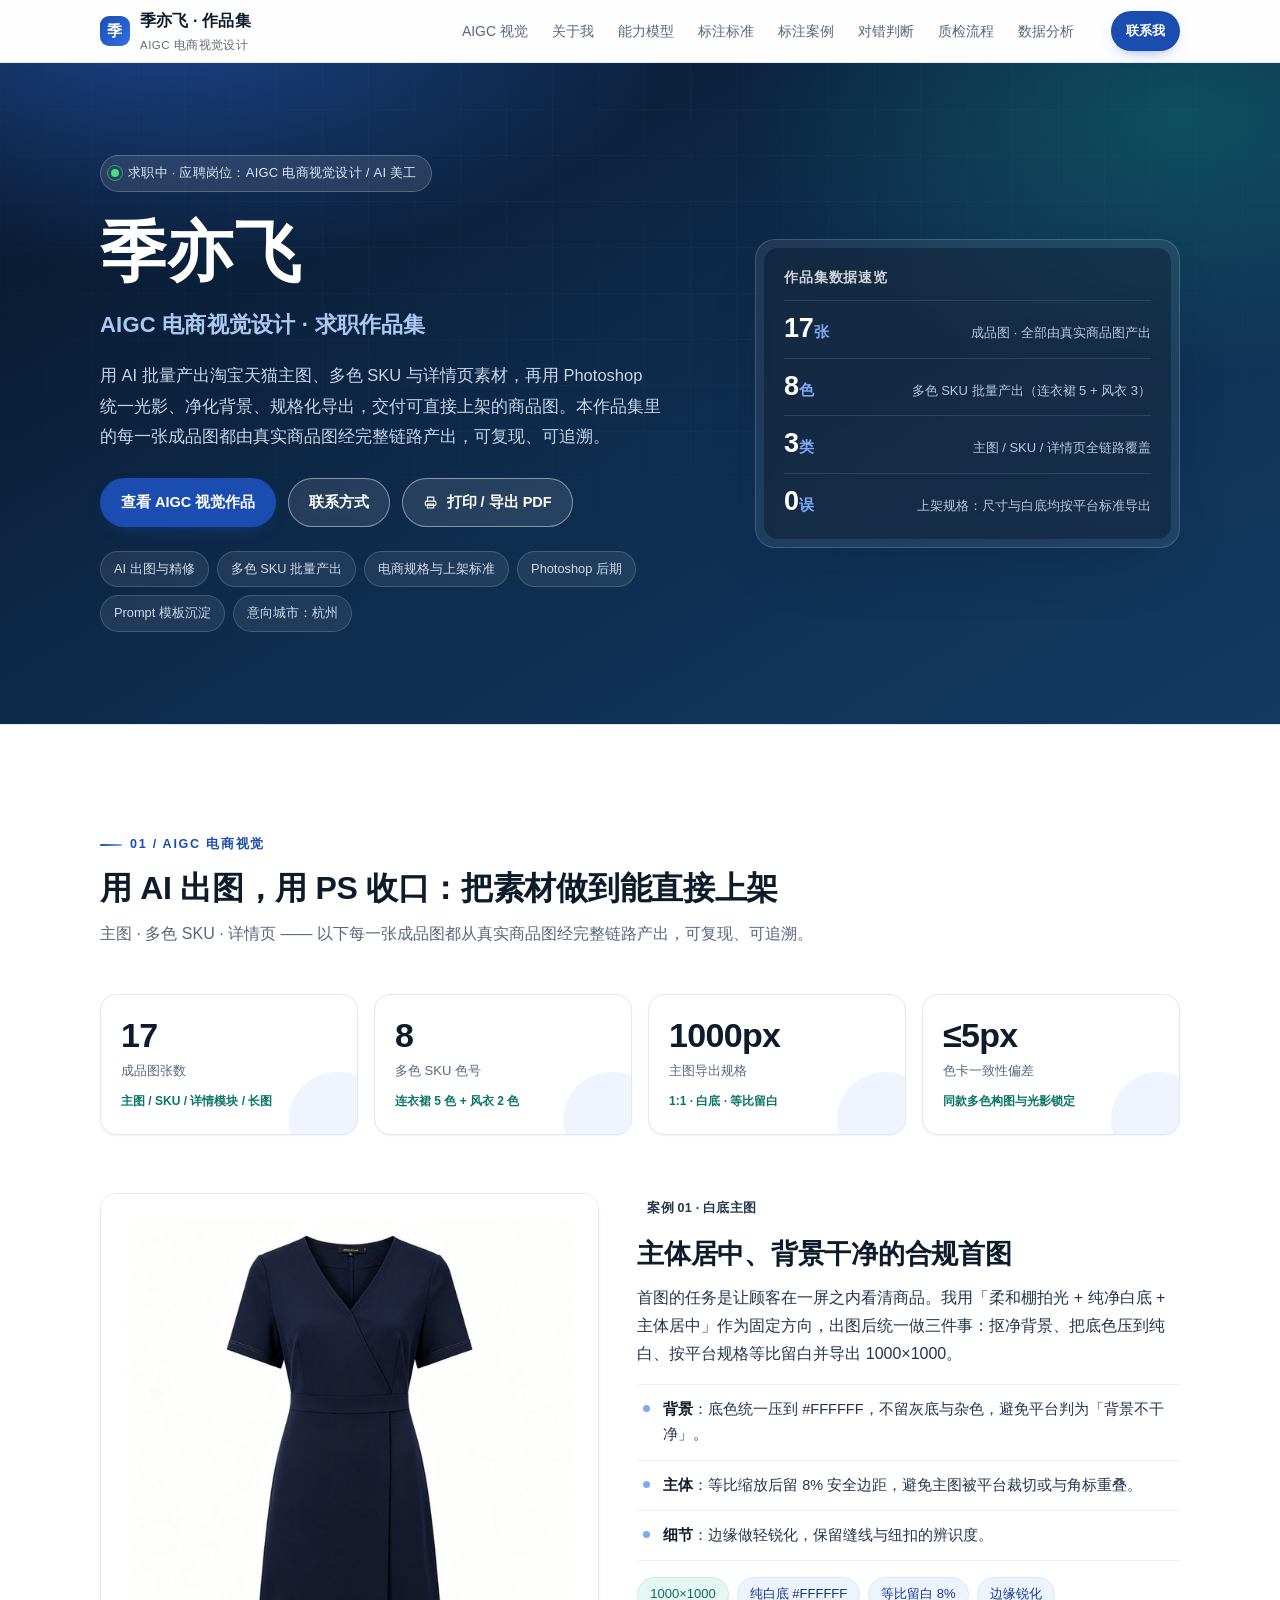
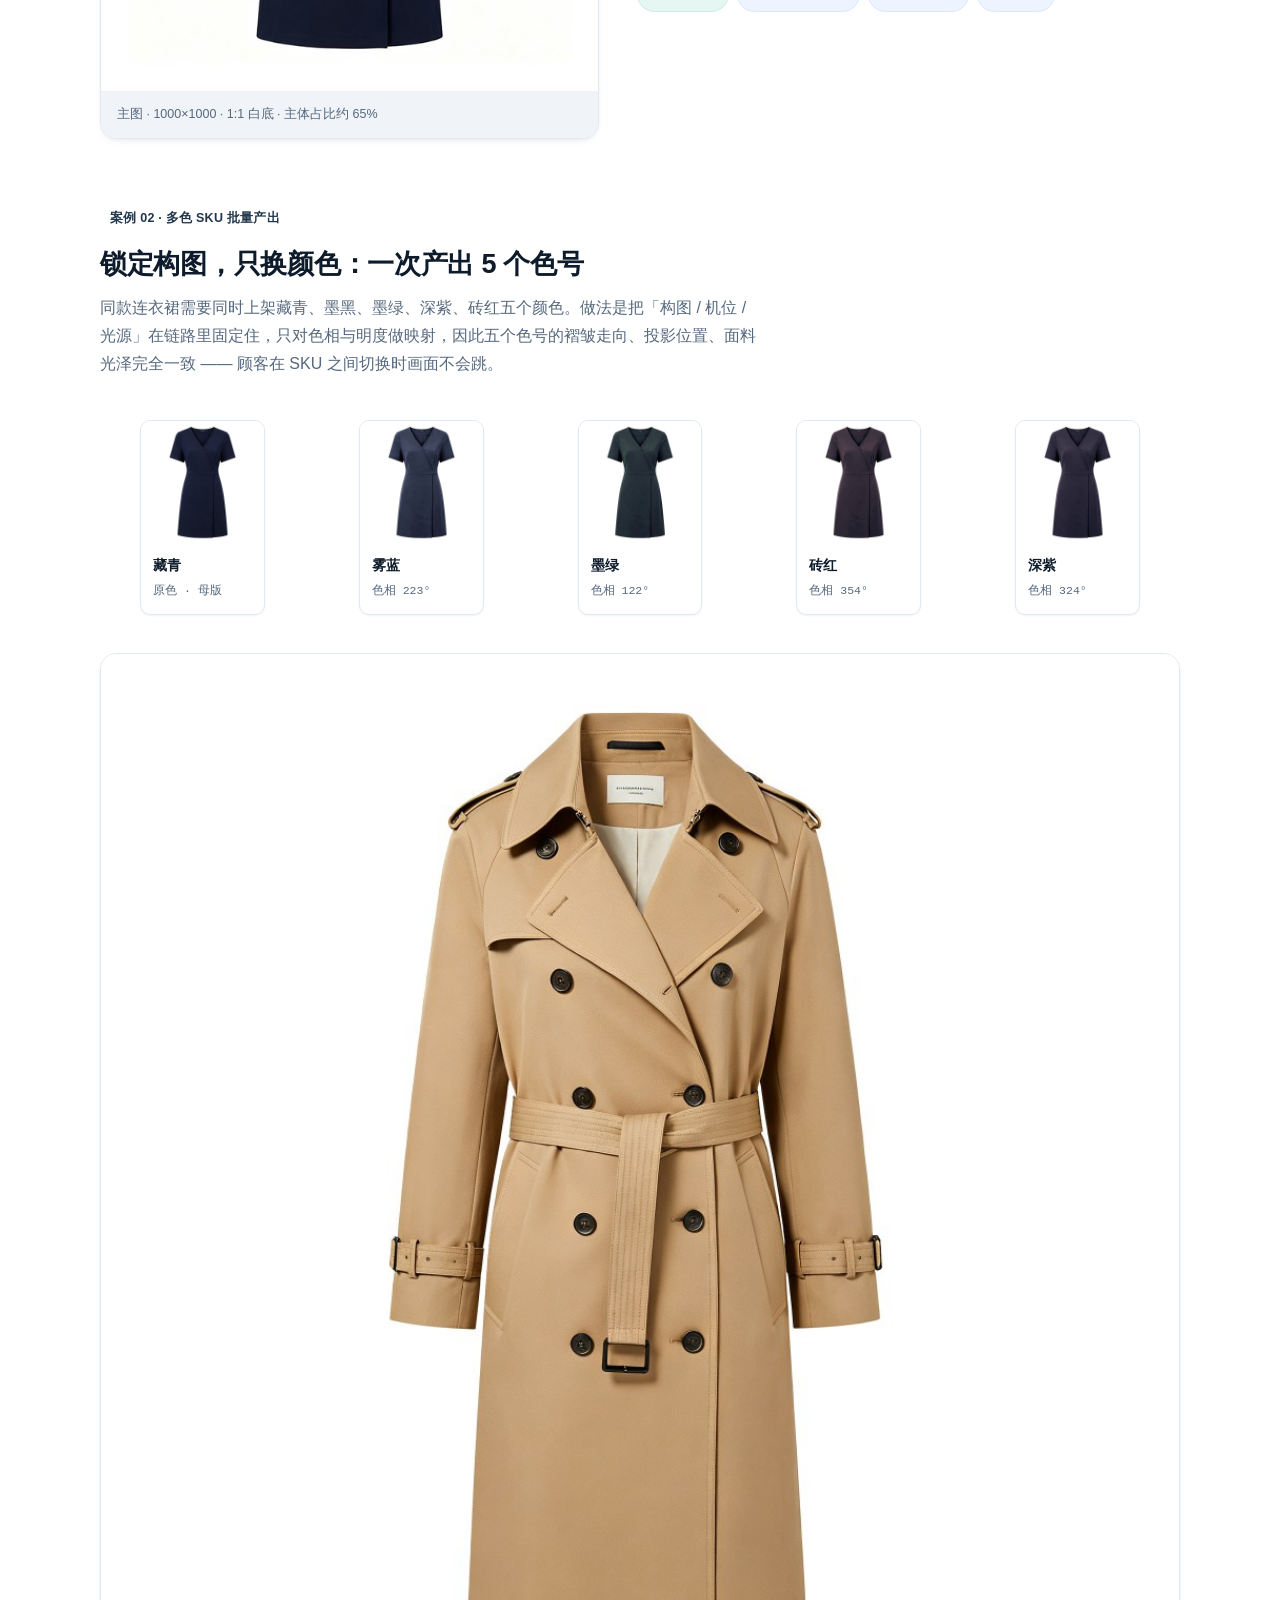
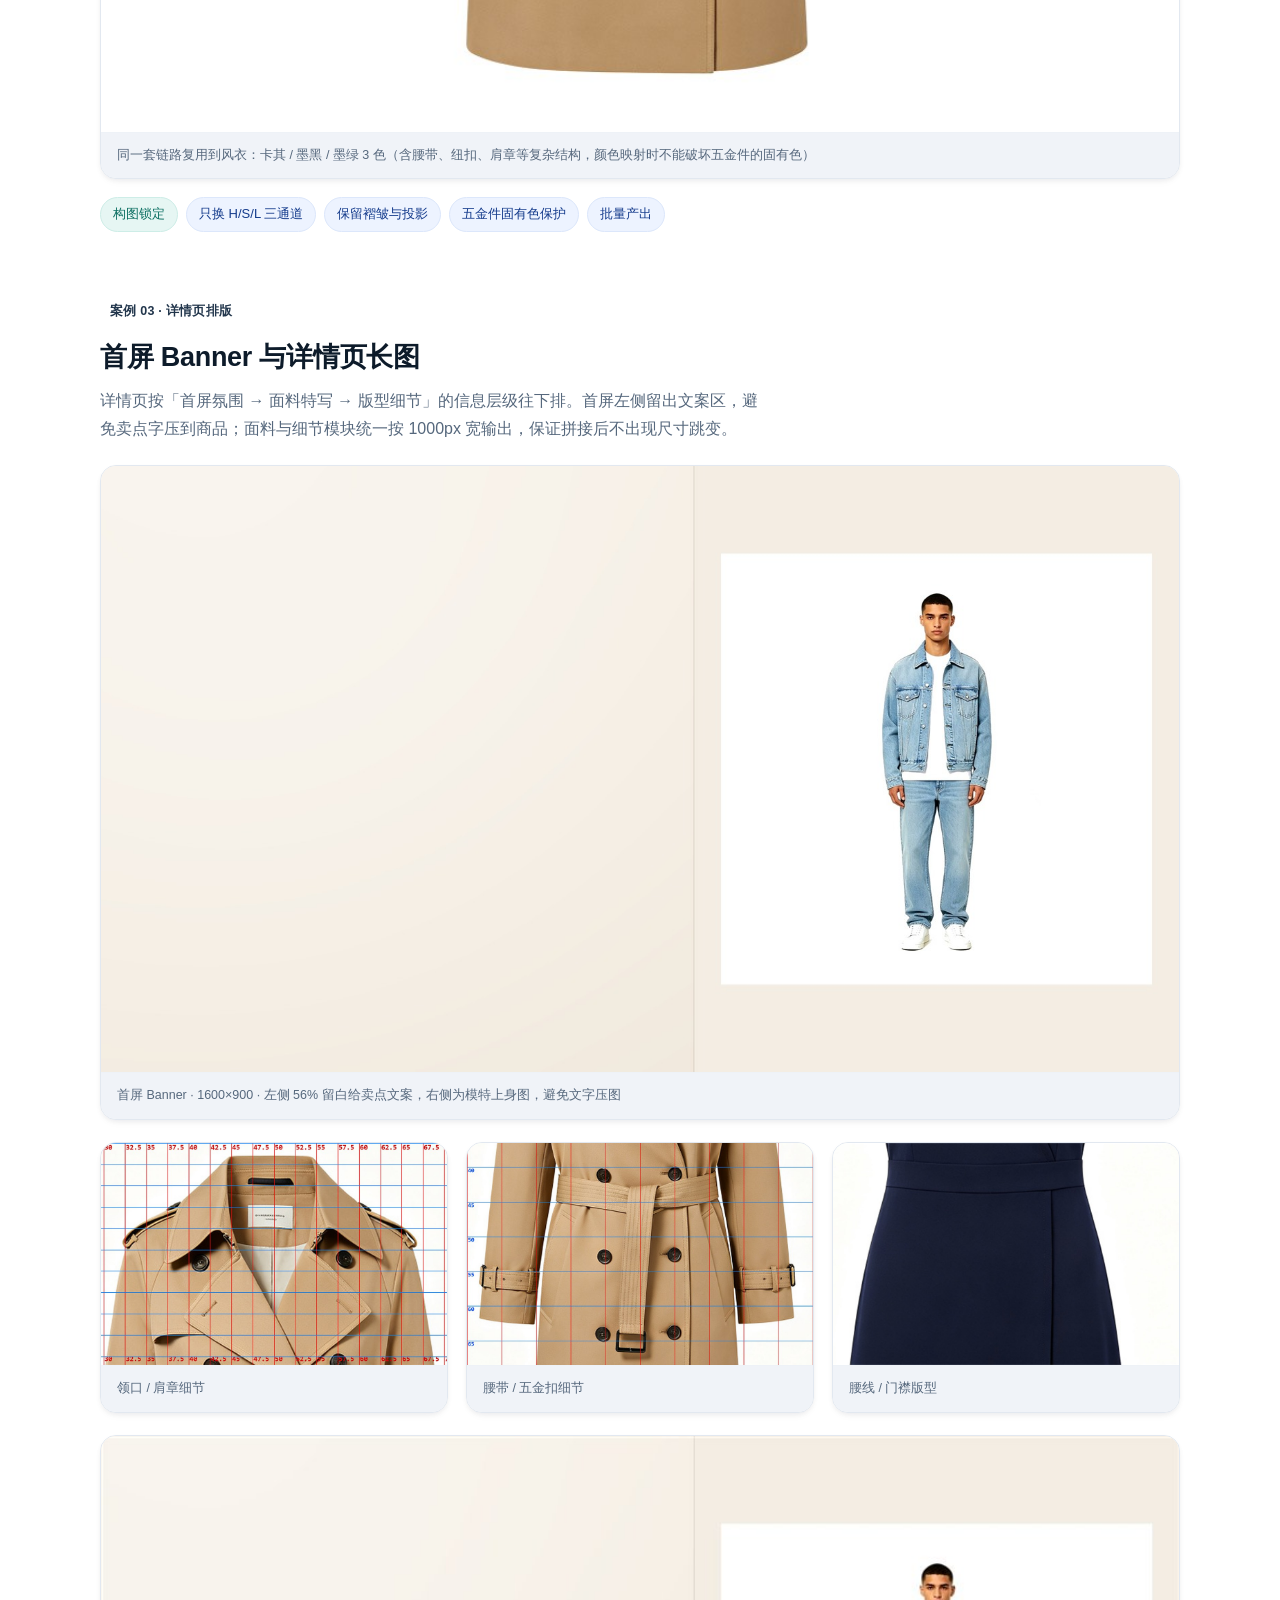
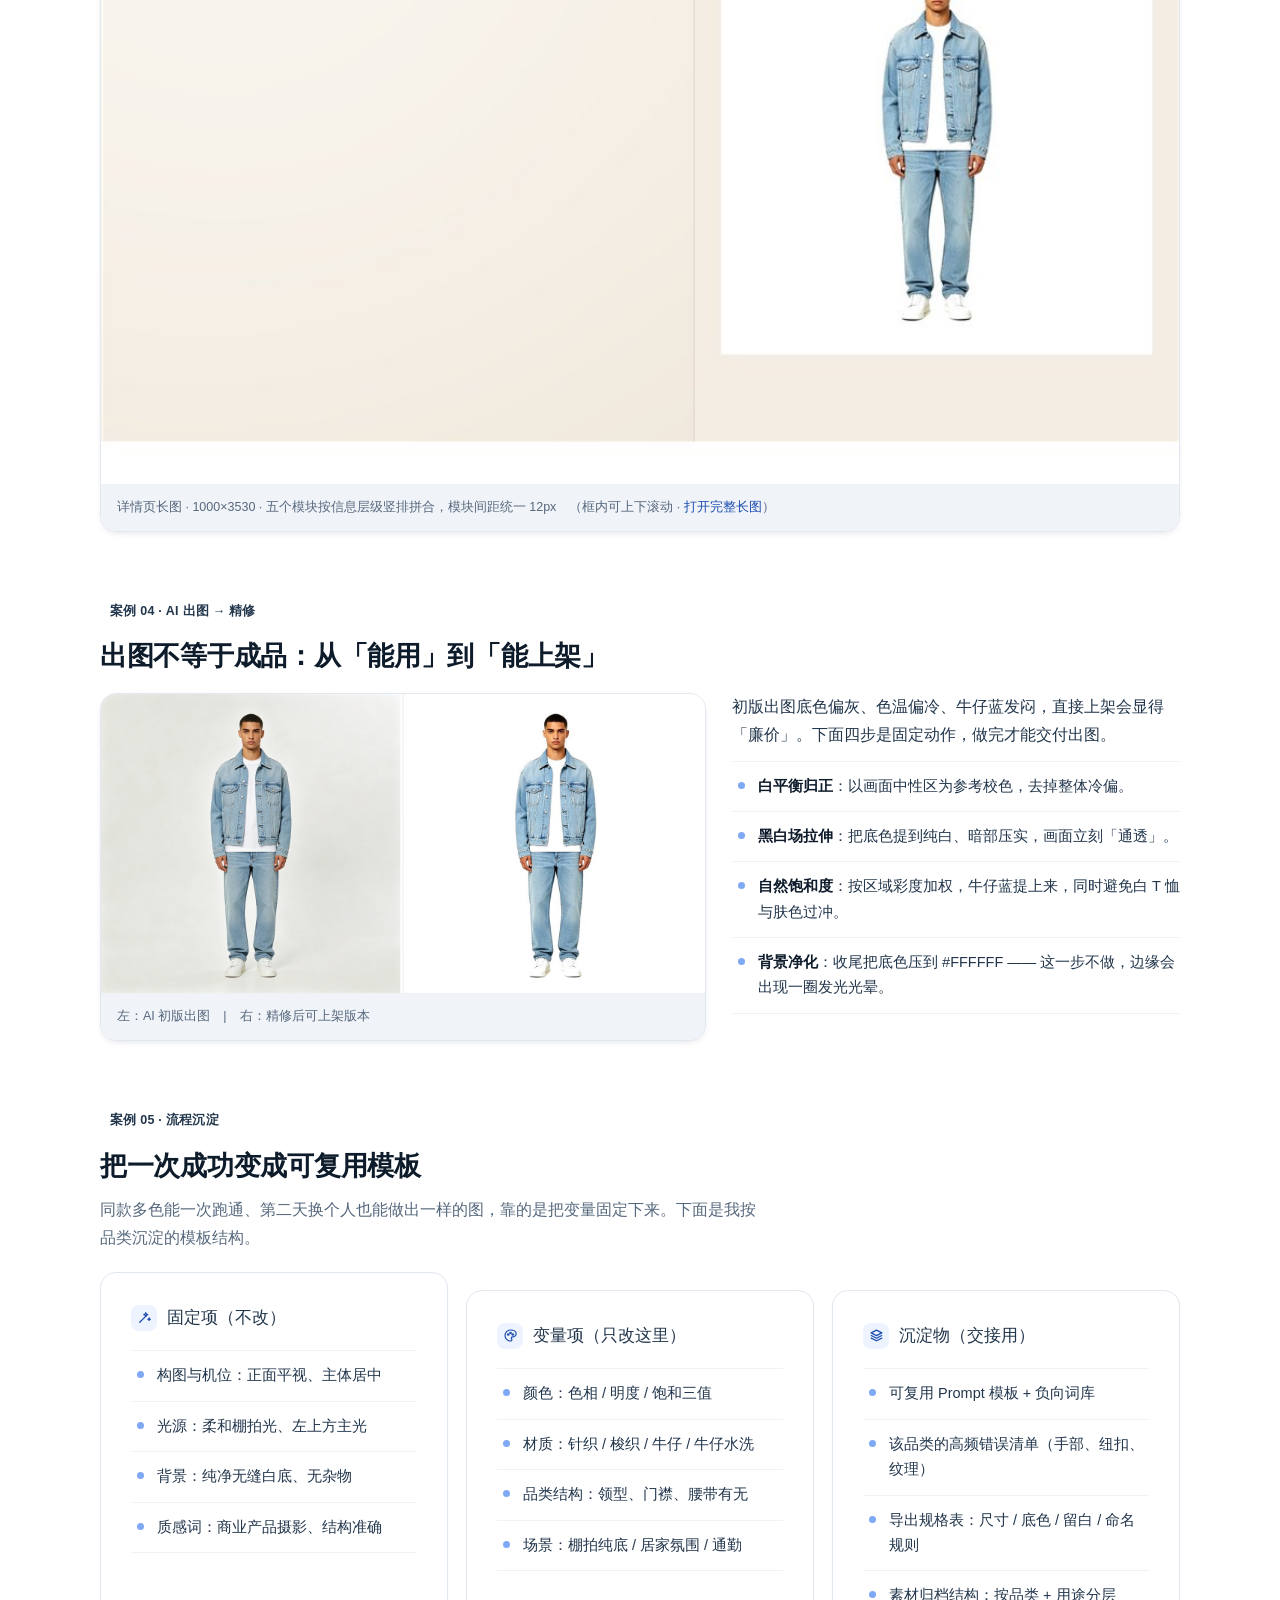
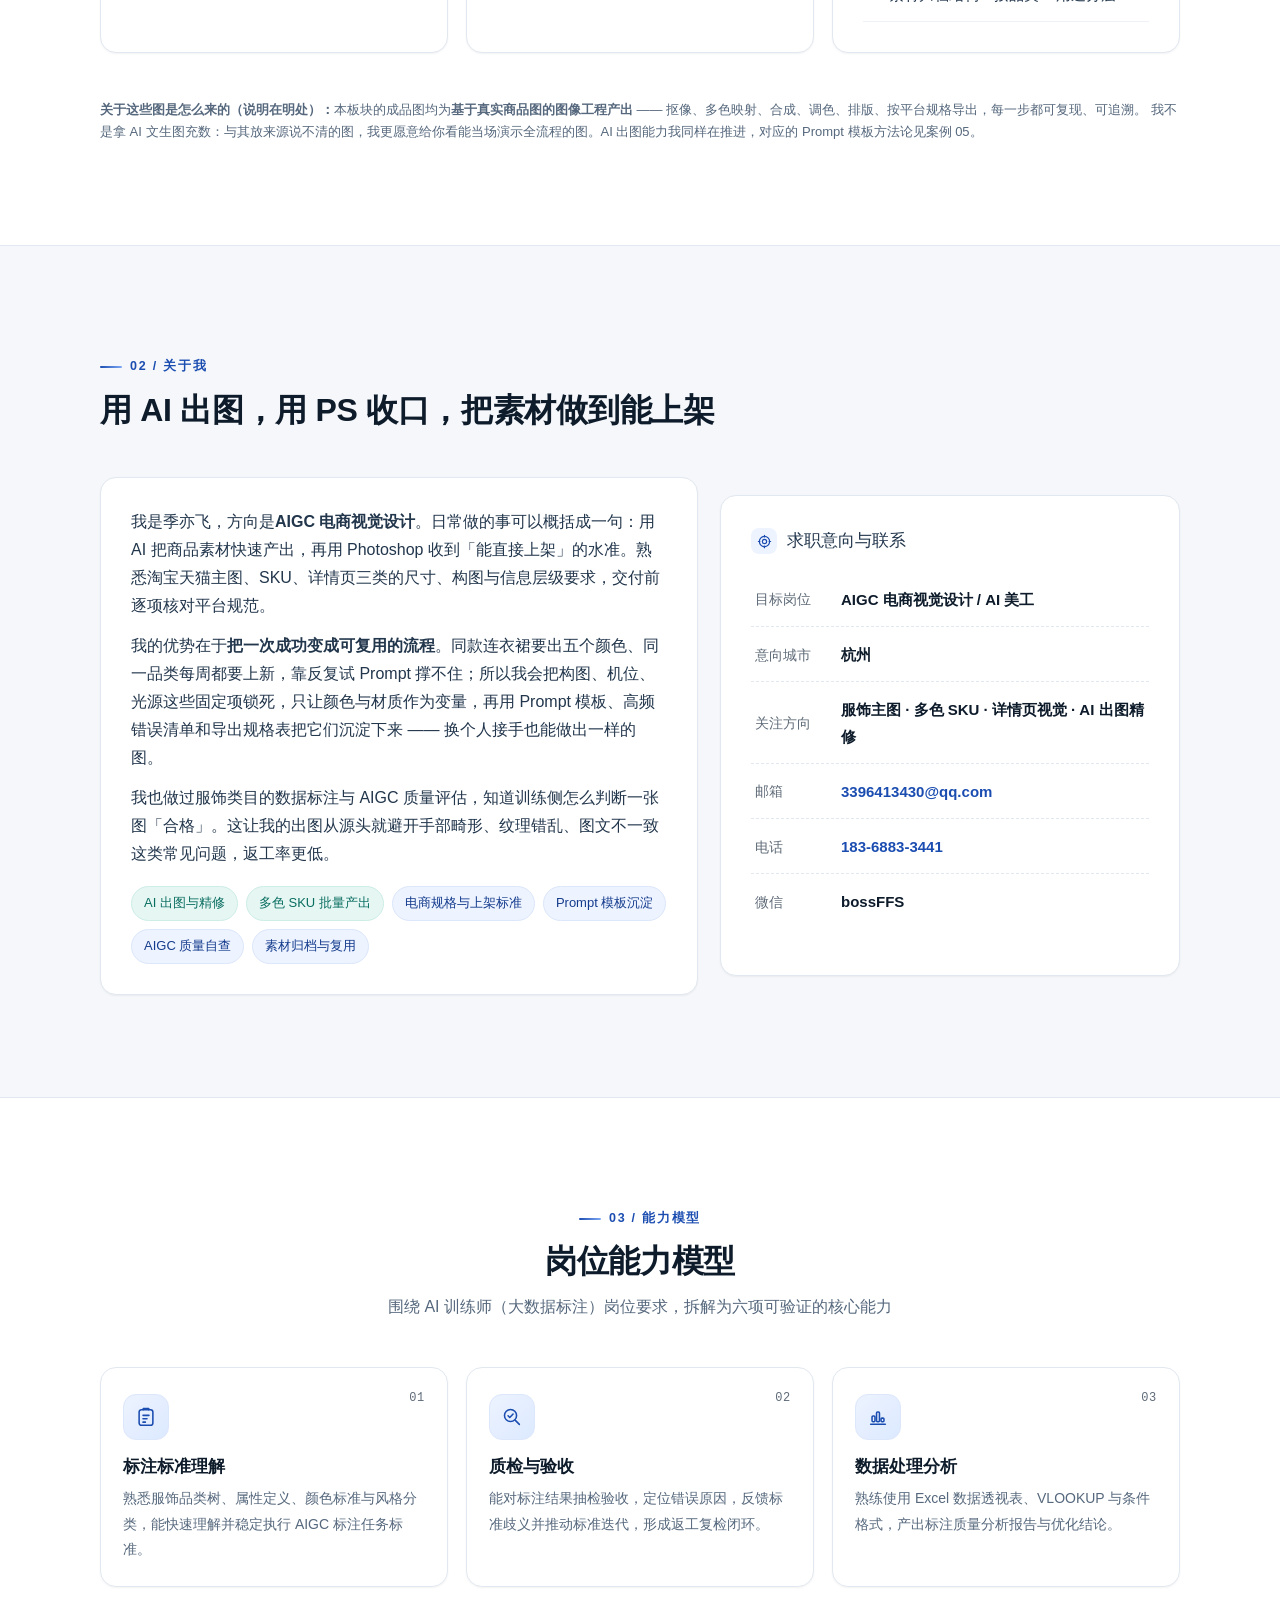
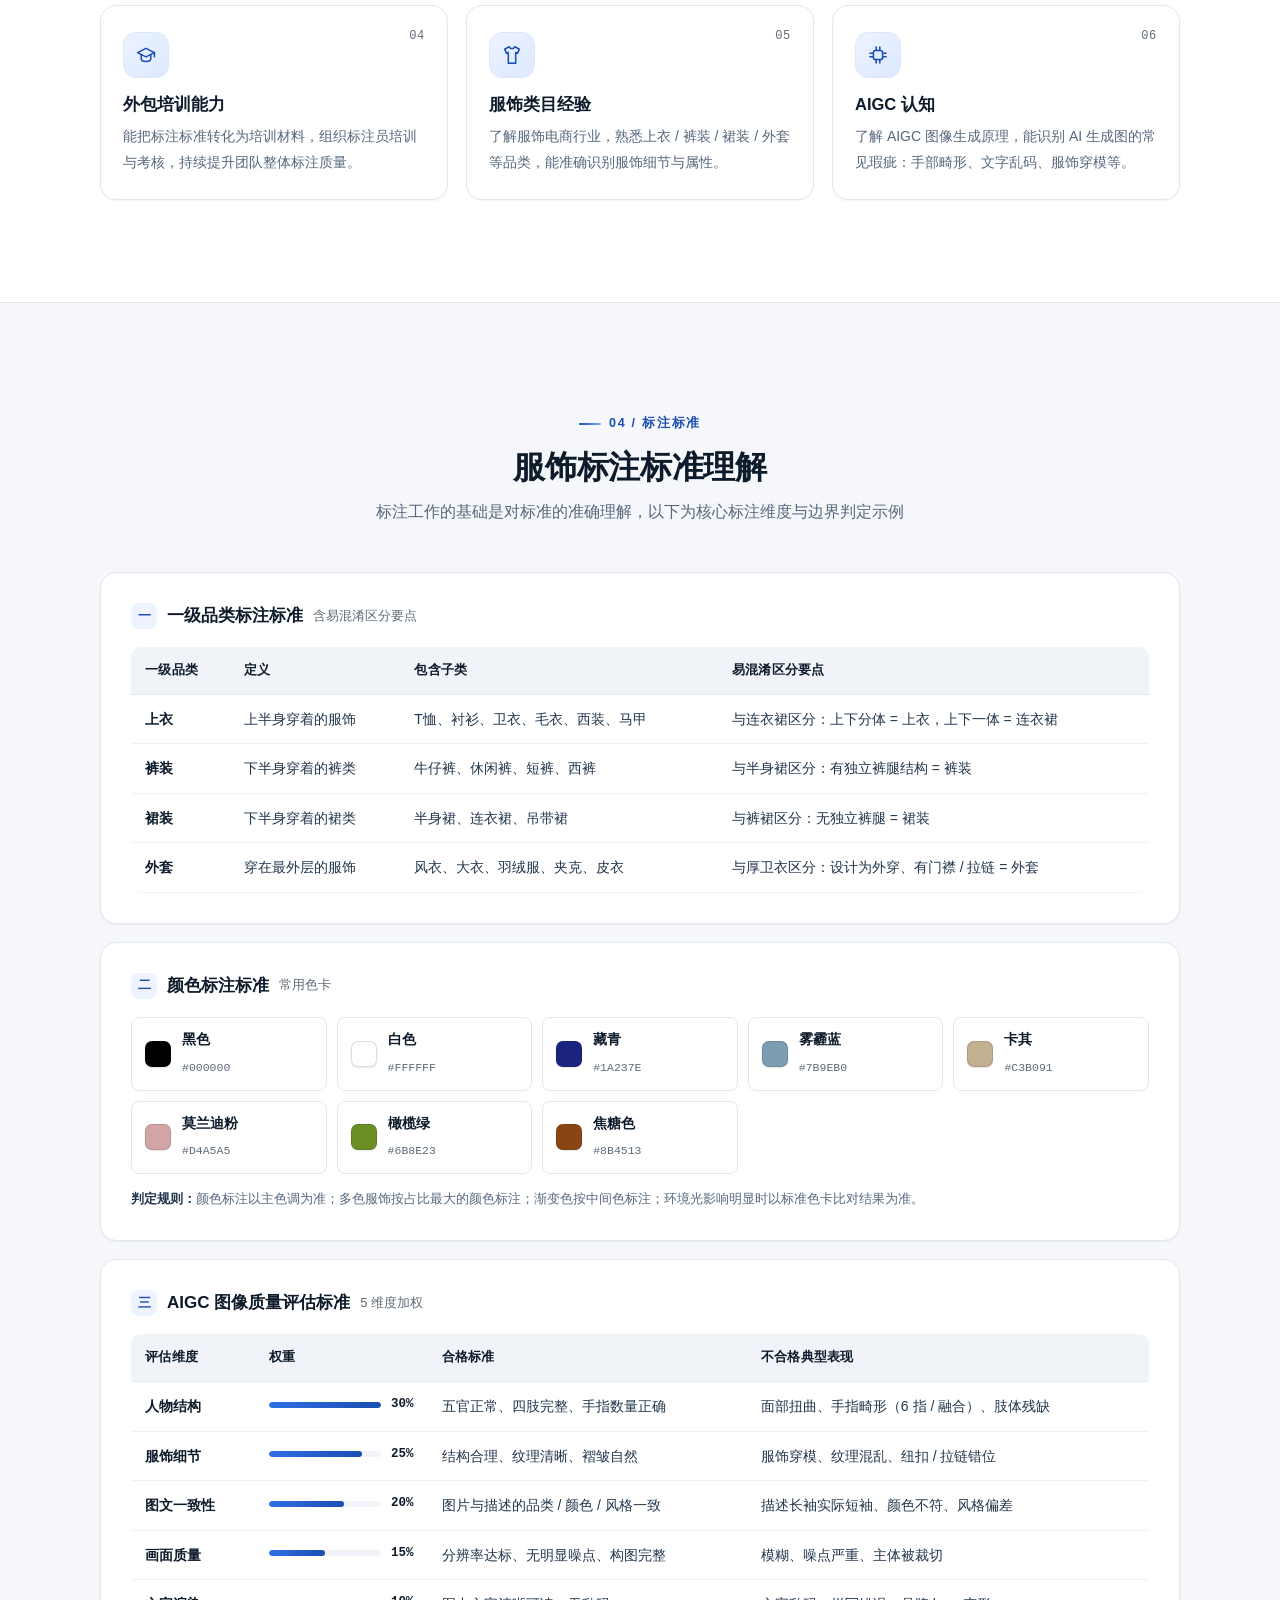
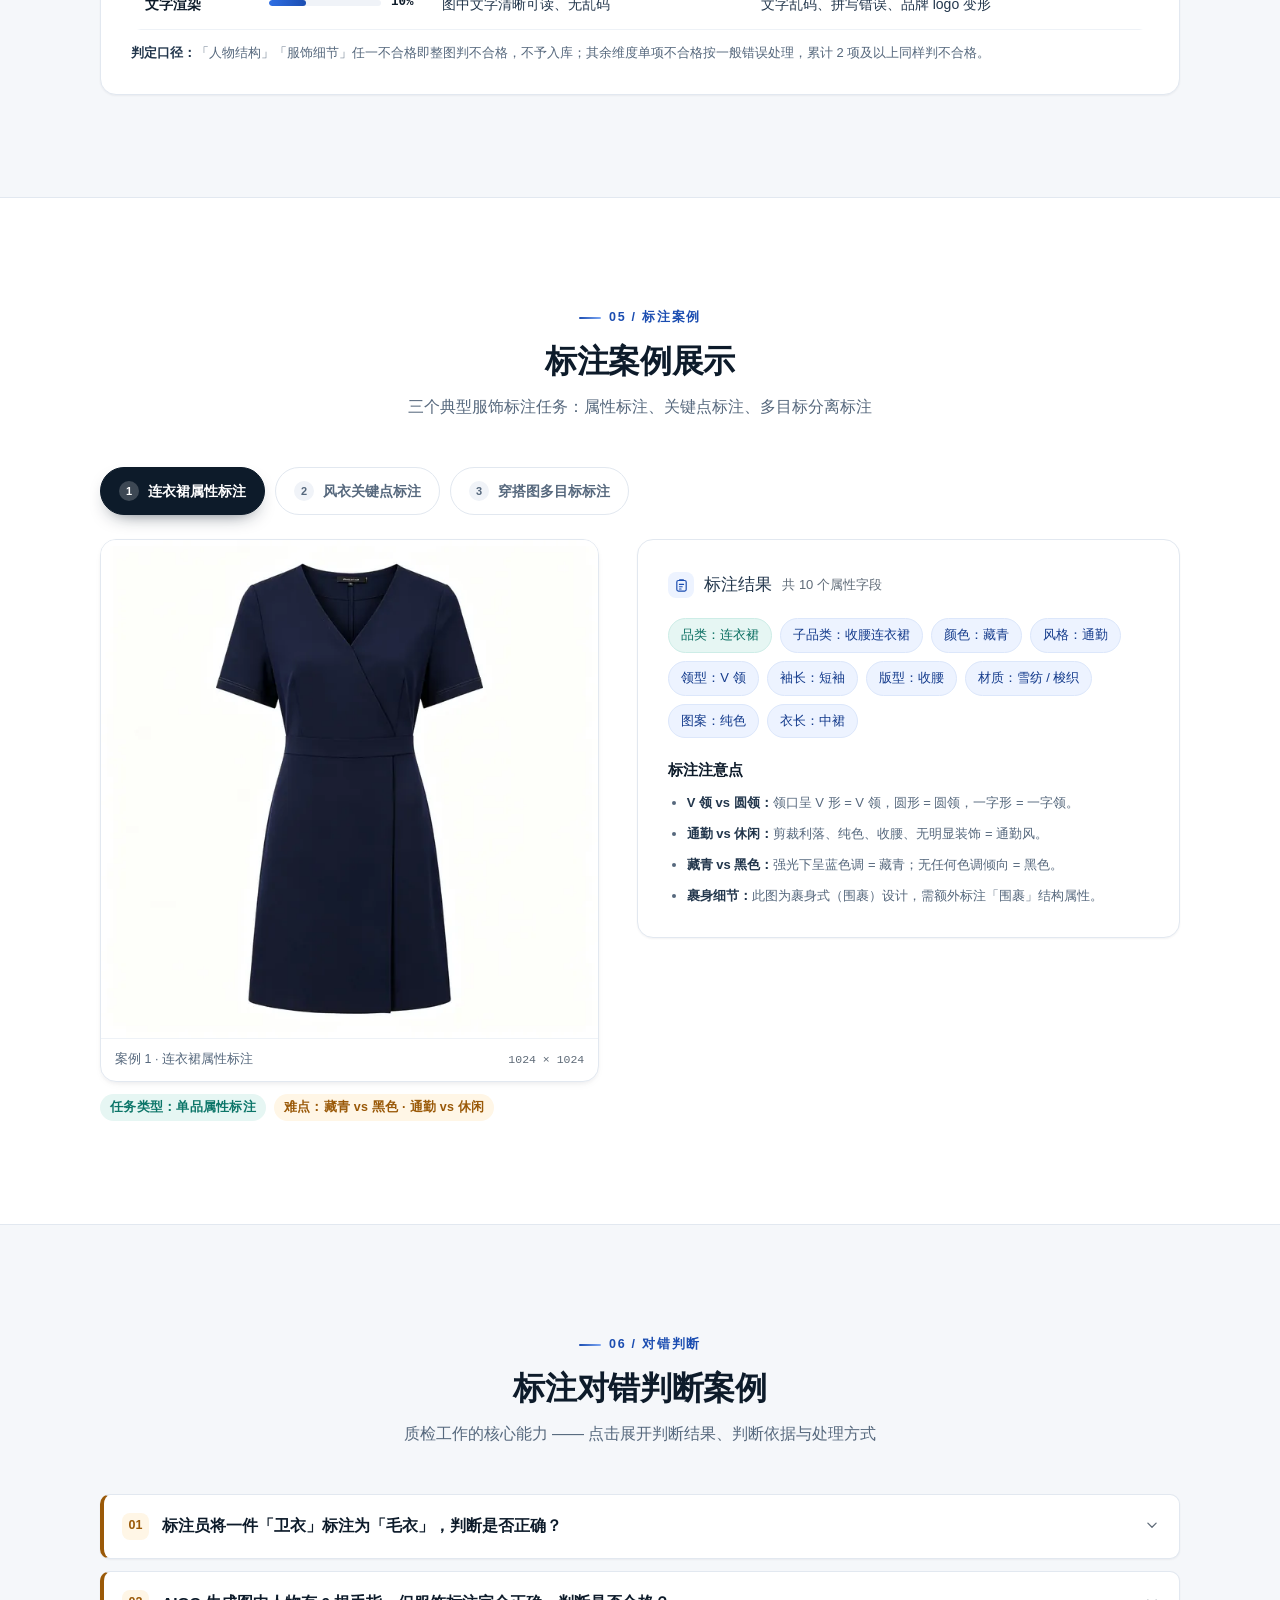
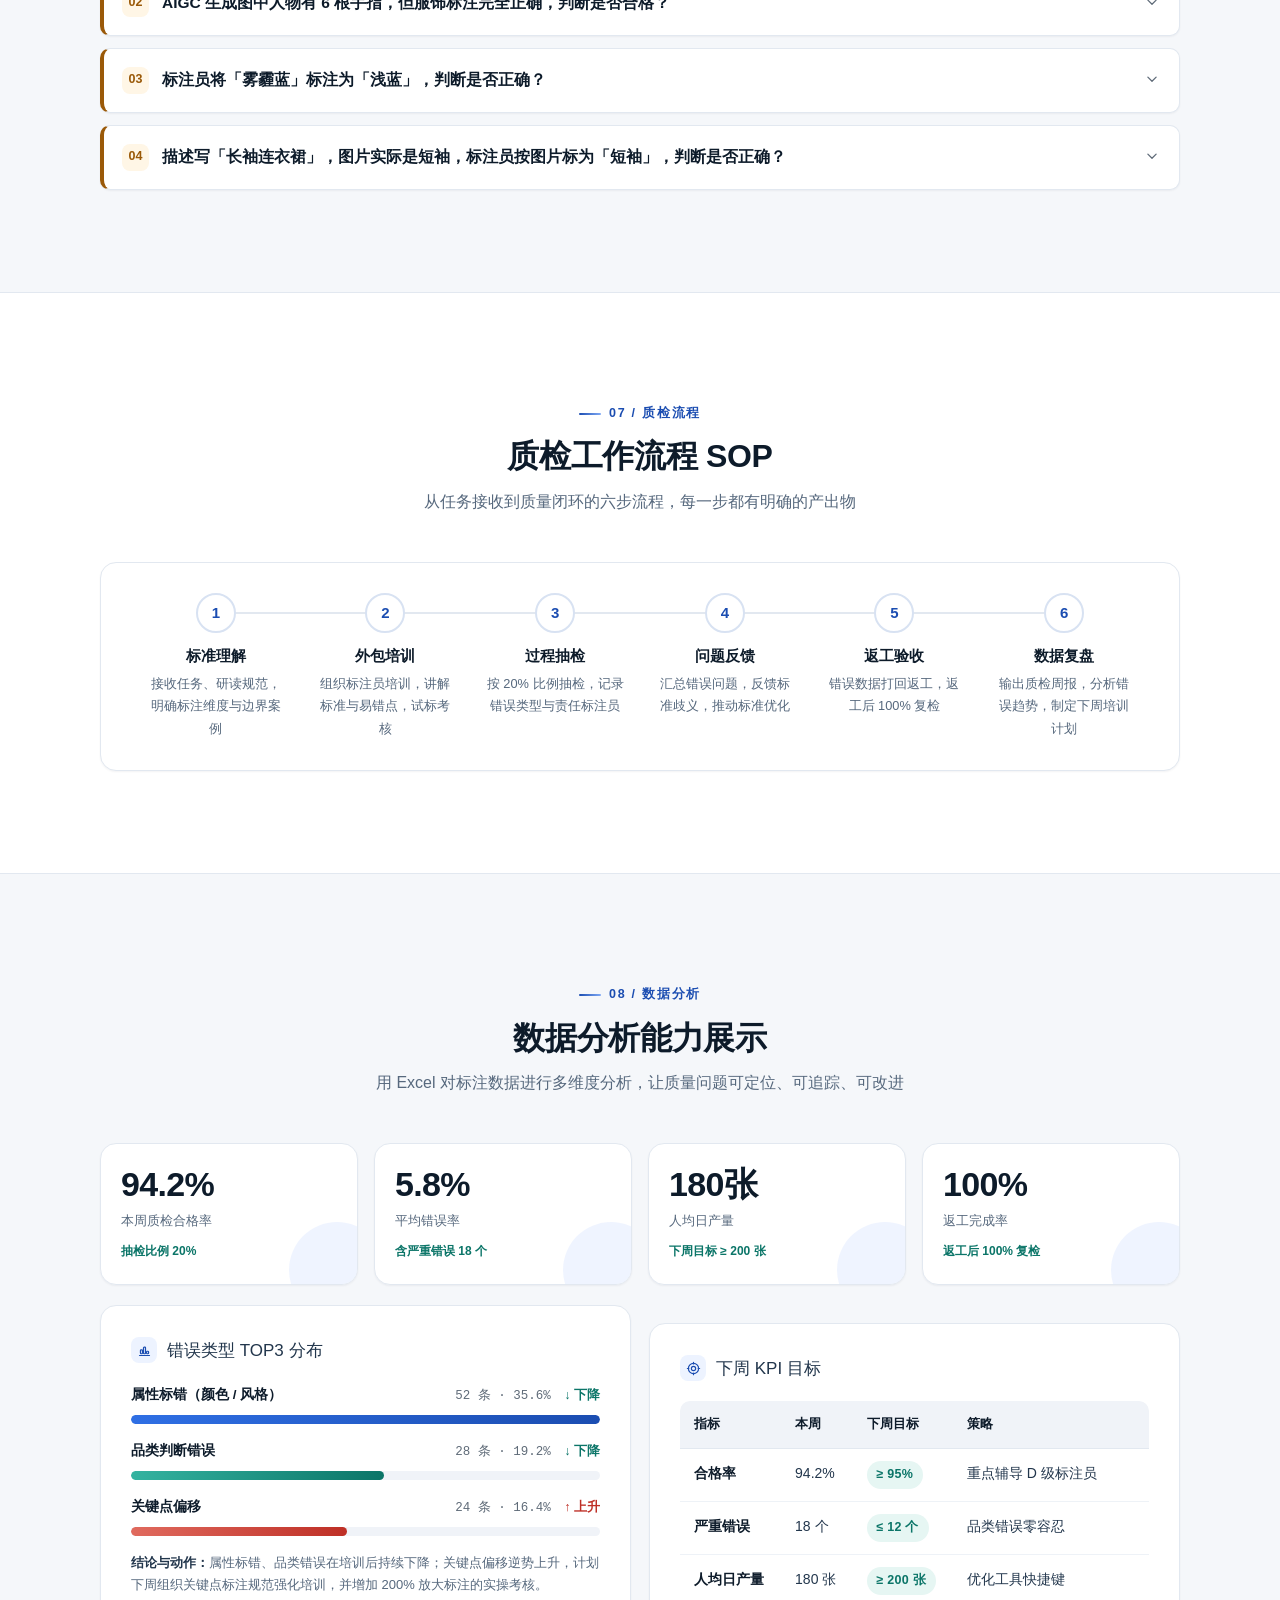
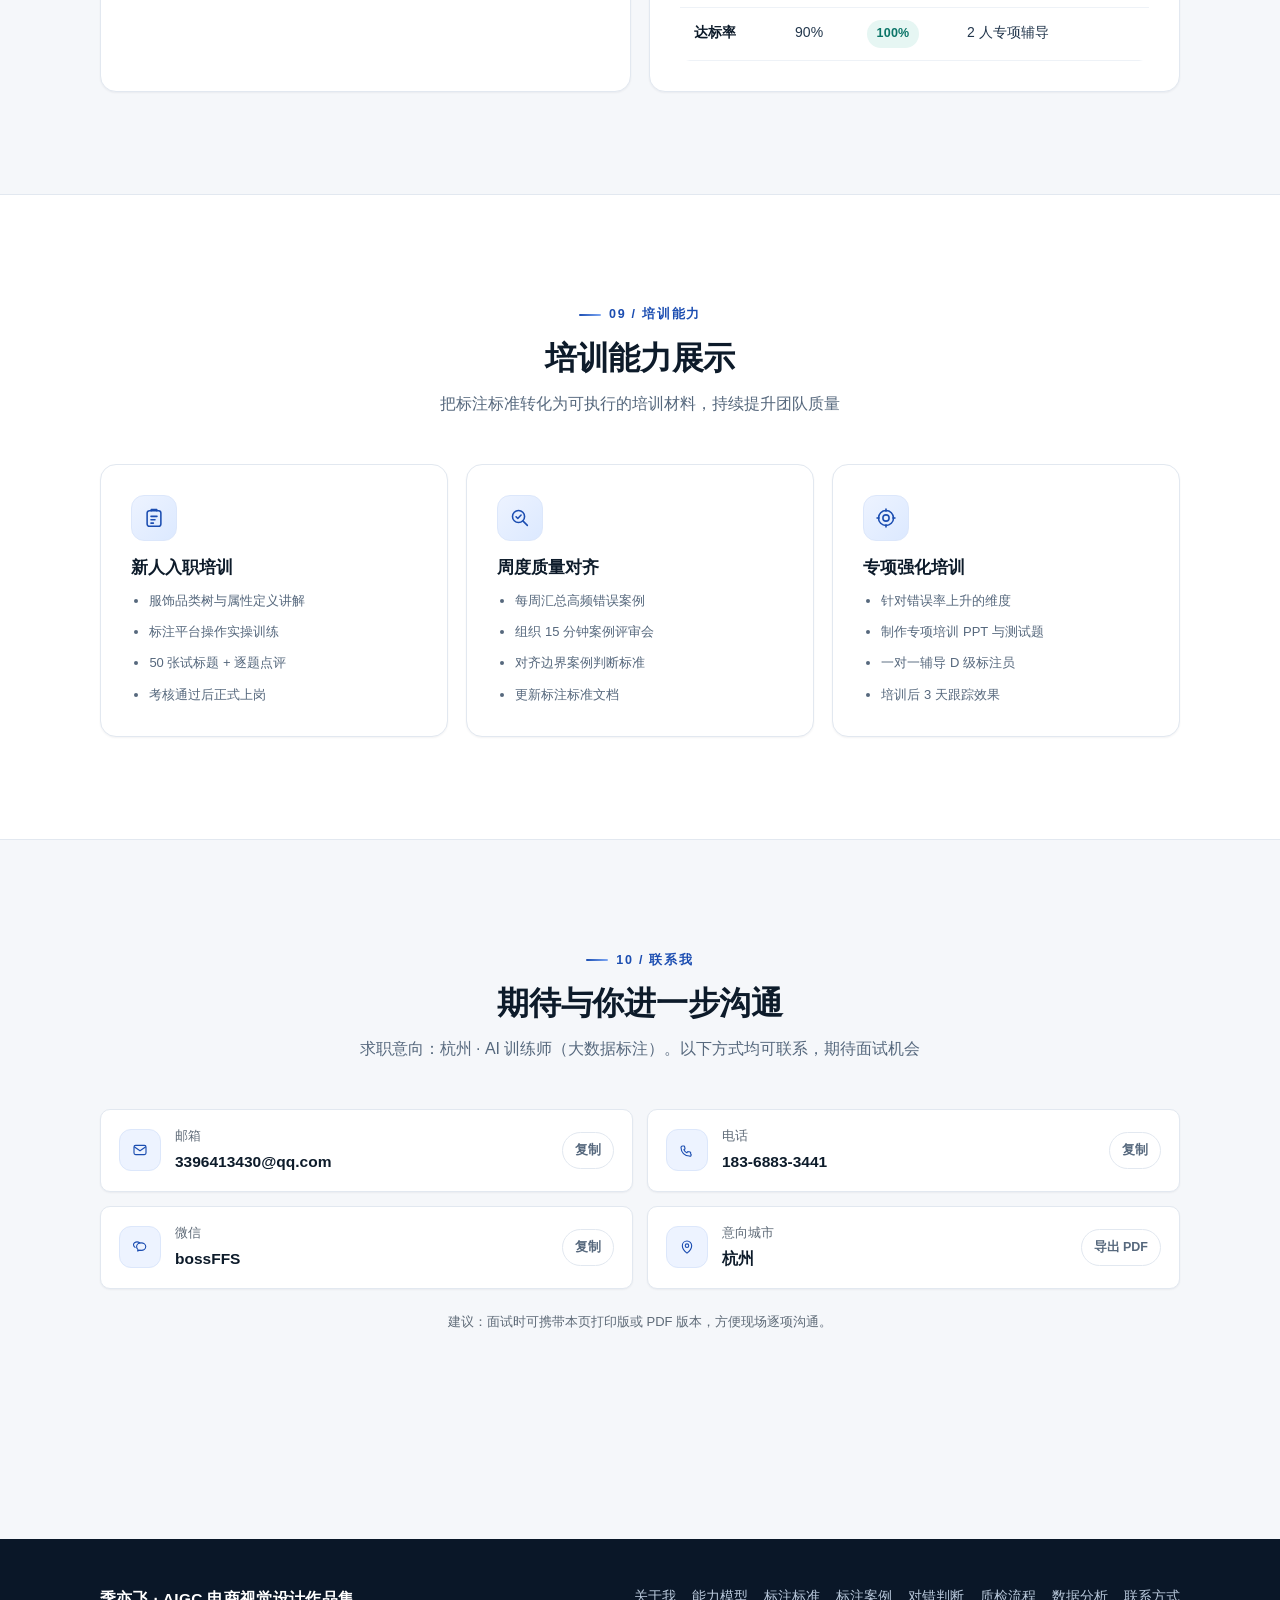
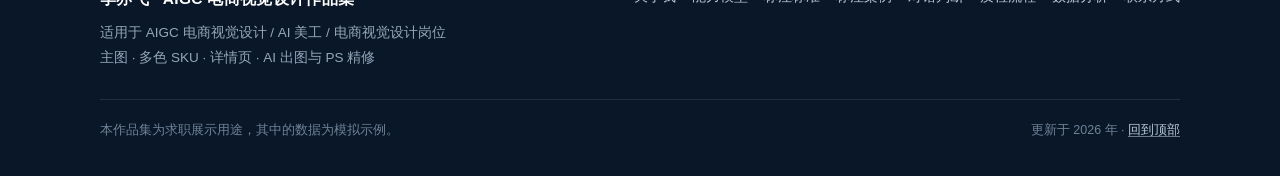
<file: index.html>
<!DOCTYPE html>
<html lang="zh-CN">
<head>
<meta charset="UTF-8">
<meta name="viewport" content="width=device-width, initial-scale=1.0">
<title>季亦飞｜AIGC 电商视觉设计 · 求职作品集</title>
<meta name="description" content="季亦飞的 AIGC 电商视觉设计求职作品集：淘宝天猫主图、多色 SKU 批量产出、详情页排版、AI 出图到 PS 精修的完整链路。含 17 张可上架成品图与 Prompt 模板沉淀方法，求职方向为 AIGC 电商视觉设计 / AI 美工。">
<meta name="keywords" content="AIGC电商视觉,AI美工,电商主图,多色SKU,详情页设计,AI出图精修,Prompt模板,Photoshop后期,季亦飞,杭州">
<meta name="author" content="季亦飞">
<meta name="robots" content="index,follow">
<meta name="theme-color" content="#1B4DB1">
<meta name="color-scheme" content="light">
<meta name="format-detection" content="telephone=no">

<meta property="og:type" content="website">
<meta property="og:site_name" content="季亦飞 · 作品集">
<meta property="og:locale" content="zh_CN">
<meta property="og:title" content="季亦飞｜AIGC 电商视觉设计 · 求职作品集">
<meta property="og:description" content="主图 · 多色 SKU · 详情页：用 AI 出图、用 PS 收口，把素材做到能直接上架。17 张成品图与完整链路说明。">
<meta property="og:image" content="https://kongxiu7.github.io/portfolio/assets/img/og-cover.png">
<meta property="og:url" content="https://kongxiu7.github.io/portfolio/">
<meta name="twitter:card" content="summary_large_image">
<link rel="canonical" href="https://kongxiu7.github.io/portfolio/">

<link rel="icon" href="favicon.svg" type="image/svg+xml">
<link rel="stylesheet" href="assets/css/style.css">

<script type="application/ld+json">
{
  "@context": "https://schema.org",
  "@type": "Person",
  "name": "季亦飞",
  "jobTitle": "AIGC 电商视觉设计 / AI 美工",
  "email": "mailto:3396413430@qq.com",
  "telephone": "+86-183-6883-3441",
  "address": { "@type": "PostalAddress", "addressLocality": "杭州", "addressCountry": "CN" },
  "knowsAbout": ["AIGC 电商视觉设计", "淘宝天猫主图", "多色 SKU 批量产出", "详情页排版", "AI 出图与 Photoshop 精修", "Prompt 模板沉淀", "服饰图像数据标注", "AIGC 质量评估"],
  "url": "https://kongxiu7.github.io/portfolio/"
}
</script>
<script>document.documentElement.className += ' js';</script>
</head>
<body>
<!--email_off-->

<a class="skip-link" href="#main">跳到主要内容</a>
<div class="progress" id="progress"></div>

<!-- ============ 图标库 ============ -->
<svg width="0" height="0" style="position:absolute" aria-hidden="true" focusable="false"><defs>
  <symbol id="i-standard" viewBox="0 0 24 24"><rect x="4.5" y="4" width="15" height="17" rx="2.5"/><path d="M9 4V2.8h6V4"/><path d="M8.7 10.2h6.6M8.7 14h4.4M8.7 17.6h2.6"/></symbol>
  <symbol id="i-check" viewBox="0 0 24 24"><circle cx="10.4" cy="10.4" r="6.6"/><path d="m15.4 15.4 4.6 4.6"/><path d="m7.7 10.6 1.9 1.9 3.6-3.8"/></symbol>
  <symbol id="i-chart" viewBox="0 0 24 24"><path d="M4 20h16"/><rect x="5.5" y="11" width="3.2" height="6.2" rx="1.1"/><rect x="10.4" y="6.6" width="3.2" height="10.6" rx="1.1"/><rect x="15.3" y="13.2" width="3.2" height="4" rx="1.1"/></symbol>
  <symbol id="i-train" viewBox="0 0 24 24"><path d="M2.8 9.4 12 4.8l9.2 4.6-9.2 4.6z"/><path d="M6.8 11.6V16c0 1.7 2.3 3 5.2 3s5.2-1.3 5.2-3v-4.4"/><path d="M21.2 9.4v4.4"/></symbol>
  <symbol id="i-shirt" viewBox="0 0 24 24"><path d="M9 3 4 5.6l2 4.6 2-1V21h8V9.2l2 1 2-4.6L15 3l-1.4 2h-3.2z"/></symbol>
  <symbol id="i-ai" viewBox="0 0 24 24"><rect x="7" y="7" width="10" height="10" rx="2.4"/><path d="M10 3.2v3.6M14 3.2v3.6M10 17.2v3.6M14 17.2v3.6M3.2 10h3.6M3.2 14h3.6M17.2 10h3.6M17.2 14h3.6"/></symbol>
  <symbol id="i-mail" viewBox="0 0 24 24"><rect x="3" y="5" width="18" height="14" rx="2.4"/><path d="m3.8 7.4 8.2 5.8 8.2-5.8"/></symbol>
  <symbol id="i-phone" viewBox="0 0 24 24"><path d="M15.6 21A12.6 12.6 0 0 1 3 8.4 2.4 2.4 0 0 1 5.4 6h2a1 1 0 0 1 1 .8l.6 3a1 1 0 0 1-.5 1.1l-1.2.7a10 10 0 0 0 4.6 4.6l.7-1.2a1 1 0 0 1 1.1-.5l3 .6a1 1 0 0 1 .8 1v2A1 1 0 0 1 15.6 21z"/></symbol>
  <symbol id="i-wechat" viewBox="0 0 24 24"><path d="M20.6 11.4c0 3.1-3 5.6-6.7 5.6-.7 0-1.4-.1-2-.3L8.4 18l.7-2.1a5.3 5.3 0 0 1-2.2-4.5c0-3.1 3-5.6 6.8-5.6s6.9 2.5 6.9 5.6z"/><path d="M11.6 5.6C9.9 4.6 7.6 4.1 5.6 4.7 2.9 5.5 1.6 7.9 2.6 10.2c.4 1 1.1 1.8 2 2.4"/></symbol>
  <symbol id="i-pin" viewBox="0 0 24 24"><path d="M12 21.2s7-5.8 7-11.2a7 7 0 1 0-14 0c0 5.4 7 11.2 7 11.2z"/><circle cx="12" cy="10" r="2.6"/></symbol>
  <symbol id="i-target" viewBox="0 0 24 24"><circle cx="12" cy="12" r="8.2"/><circle cx="12" cy="12" r="3.4"/><path d="M12 2.2v2.4M12 19.4v2.4M2.2 12h2.4M19.4 12h2.4"/></symbol>
  <symbol id="i-chevron" viewBox="0 0 24 24"><path d="m6.5 9.5 5.5 5.5 5.5-5.5"/></symbol>
  <symbol id="i-up" viewBox="0 0 24 24"><path d="M12 19V5.6"/><path d="m5.6 12 6.4-6.4 6.4 6.4"/></symbol>
  <symbol id="i-print" viewBox="0 0 24 24"><path d="M7 9.6V3.4h10v6.2"/><rect x="3.6" y="9.6" width="16.8" height="7" rx="2.2"/><path d="M7 14.4h10v6.2H7z"/></symbol>
  <symbol id="i-copy" viewBox="0 0 24 24"><rect x="9" y="9" width="11.4" height="11.4" rx="2.4"/><path d="M5.4 15H4.4A1.4 1.4 0 0 1 3 13.6V4.4A1.4 1.4 0 0 1 4.4 3h9.2A1.4 1.4 0 0 1 15 4.4v1"/></symbol>
  <symbol id="i-eye" viewBox="0 0 24 24"><path d="M2.5 12S6 5.8 12 5.8 21.5 12 21.5 12 18 18.2 12 18.2 2.5 12 2.5 12z"/><circle cx="12" cy="12" r="3"/></symbol>
  <symbol id="i-palette" viewBox="0 0 24 24"><path d="M12 3.2a8.8 8.8 0 0 0 0 17.6c1.3 0 2.2-.9 2.2-2 0-.6-.2-1-.5-1.4-.3-.4-.5-.8-.5-1.3 0-1.1.9-2 2-2h2.3A5.3 5.3 0 0 0 21 8.8C21 5.7 17 3.2 12 3.2z"/><circle cx="8.4" cy="10.4" r="1.2"/><circle cx="12" cy="8" r="1.2"/><circle cx="15.6" cy="10.4" r="1.2"/></symbol>
  <symbol id="i-layers" viewBox="0 0 24 24"><path d="m12 3.4 8.6 4.4-8.6 4.4L3.4 7.8z"/><path d="m3.6 12 8.4 4.3 8.4-4.3"/><path d="m3.6 16.2 8.4 4.3 8.4-4.3"/></symbol>
  <symbol id="i-wand" viewBox="0 0 24 24"><path d="M4.4 19.6 15 9"/><path d="m14 4.2.9 2.3 2.3.9-2.3.9-.9 2.3-.9-2.3-2.3-.9 2.3-.9z"/><path d="m19.4 12.6.6 1.5 1.5.6-1.5.6-.6 1.5-.6-1.5-1.5-.6 1.5-.6z"/></symbol>
</defs></svg>

<!-- ============ 导航 ============ -->
<header class="nav">
  <nav class="nav__inner" aria-label="主导航">
    <a class="nav__brand" href="#top">
      <span class="nav__mark" aria-hidden="true">季</span>
      <span>季亦飞 · 作品集<small>AIGC 电商视觉设计</small></span>
    </a>
    <div class="nav__links">
      <a href="#aigc">AIGC 视觉</a>
      <a href="#about">关于我</a>
      <a href="#ability">能力模型</a>
      <a href="#standard">标注标准</a>
      <a href="#case">标注案例</a>
      <a href="#quiz">对错判断</a>
      <a href="#flow">质检流程</a>
      <a href="#data">数据分析</a>
    </div>
    <a class="btn btn--sm nav__cta" href="#contact">联系我</a>
    <button class="nav__toggle" id="navToggle" type="button" aria-expanded="false" aria-controls="drawer" aria-label="打开导航菜单"><span></span></button>
  </nav>
  <div class="drawer" id="drawer">
    <ul>
      <li><a href="#aigc">AIGC 电商视觉作品</a></li>
      <li><a href="#about">关于我</a></li>
      <li><a href="#ability">岗位能力模型</a></li>
      <li><a href="#standard">标注标准理解</a></li>
      <li><a href="#case">标注案例展示</a></li>
      <li><a href="#quiz">标注对错判断</a></li>
      <li><a href="#flow">质检工作流程</a></li>
      <li><a href="#data">数据分析能力</a></li>
      <li><a href="#training">培训能力</a></li>
      <li><a href="#contact">联系方式</a></li>
    </ul>
  </div>
</header>

<main id="main">

  <!-- ============ Hero ============ -->
  <section class="hero" id="top">
    <div class="wrap hero__inner">
      <div class="hero__grid">
        <div>
          <span class="hero__role"><i class="hero__pulse" aria-hidden="true"></i>求职中 · 应聘岗位：AIGC 电商视觉设计 / AI 美工</span>
          <h1>季亦飞</h1>
          <p class="hero__title">AIGC 电商视觉设计 · 求职作品集</p>
          <p class="hero__lead">用 AI 批量产出淘宝天猫主图、多色 SKU 与详情页素材，再用 Photoshop 统一光影、净化背景、规格化导出，交付可直接上架的商品图。本作品集里的每一张成品图都由真实商品图经完整链路产出，可复现、可追溯。</p>
          <div class="hero__actions">
            <a class="btn" href="#aigc">查看 AIGC 视觉作品</a>
            <a class="btn btn--ghost" href="#contact">联系方式</a>
            <button class="btn btn--ghost" type="button" data-print>
              <svg class="ico" aria-hidden="true"><use href="#i-print"/></svg>打印 / 导出 PDF
            </button>
          </div>
          <div class="hero__tags" aria-label="能力关键词">
            <span>AI 出图与精修</span>
            <span>多色 SKU 批量产出</span>
            <span>电商规格与上架标准</span>
            <span>Photoshop 后期</span>
            <span>Prompt 模板沉淀</span>
            <span>意向城市：杭州</span>
          </div>
        </div>
        <aside class="hero__panel">
          <div class="hero__panel-inner">
            <h2>作品集数据速览</h2>
            <ul class="hero__stats">
              <li><b>17<i>张</i></b><span>成品图 · 全部由真实商品图产出</span></li>
              <li><b>8<i>色</i></b><span>多色 SKU 批量产出（连衣裙 5 + 风衣 3）</span></li>
              <li><b>3<i>类</i></b><span>主图 / SKU / 详情页全链路覆盖</span></li>
              <li><b>0<i>误</i></b><span>上架规格：尺寸与白底均按平台标准导出</span></li>
            </ul>
          </div>
        </aside>
      </div>
    </div>
  </section>

  <!-- ============ AIGC 电商视觉作品集 ============ -->
  <section class="section section--tint" id="aigc">
    <div class="wrap">
      <div class="section-head reveal">
        <span class="eyebrow">01 / AIGC 电商视觉</span>
        <h2 class="section-title">用 AI 出图，用 PS 收口：把素材做到能直接上架</h2>
        <p class="section-sub">主图 · 多色 SKU · 详情页 —— 以下每一张成品图都从真实商品图经完整链路产出，可复现、可追溯。</p>
      </div>

      <div class="kpis reveal">
        <div class="kpi"><div class="kpi__num">17</div><div class="kpi__label">成品图张数</div><div class="kpi__sub">主图 / SKU / 详情模块 / 长图</div></div>
        <div class="kpi"><div class="kpi__num">8</div><div class="kpi__label">多色 SKU 色号</div><div class="kpi__sub">连衣裙 5 色 + 风衣 2 色</div></div>
        <div class="kpi"><div class="kpi__num">1000px</div><div class="kpi__label">主图导出规格</div><div class="kpi__sub">1:1 · 白底 · 等比留白</div></div>
        <div class="kpi"><div class="kpi__num">≤5px</div><div class="kpi__label">色卡一致性偏差</div><div class="kpi__sub">同款多色构图与光影锁定</div></div>
      </div>

      <!-- 案例一：白底主图 -->
      <article class="case reveal" style="margin-top:clamp(34px,5vw,58px)">
        <div class="case__media">
          <figure class="shot">
            <img src="assets/img/aigc/main-dress-1000-640.jpg" srcset="assets/img/aigc/main-dress-1000-640.jpg 640w, assets/img/aigc/main-dress-1000.jpg 1000w" sizes="(max-width: 900px) 92vw, 520px" alt="藏青连衣裙白底主图，主体居中、背景纯净，符合淘宝首图规范" width="1000" height="1000" decoding="async">
            <figcaption>主图 · 1000×1000 · 1:1 白底 · 主体占比约 65%</figcaption>
          </figure>
        </div>
        <div>
          <span class="badge">案例 01 · 白底主图</span>
          <h3 class="section-title" style="font-size:clamp(20px,2.4vw,27px);margin:14px 0 12px">主体居中、背景干净的合规首图</h3>
          <p>首图的任务是让顾客在一屏之内看清商品。我用「柔和棚拍光 + 纯净白底 + 主体居中」作为固定方向，出图后统一做三件事：抠净背景、把底色压到纯白、按平台规格等比留白并导出 1000×1000。</p>
          <ul class="cmp__list" style="margin-top:16px">
            <li><b>背景</b>：底色统一压到 #FFFFFF，不留灰底与杂色，避免平台判为「背景不干净」。</li>
            <li><b>主体</b>：等比缩放后留 8% 安全边距，避免主图被平台裁切或与角标重叠。</li>
            <li><b>细节</b>：边缘做轻锐化，保留缝线与纽扣的辨识度。</li>
          </ul>
          <div class="tag-list" style="margin-top:16px">
            <span class="tag tag--key">1000×1000</span>
            <span class="tag">纯白底 #FFFFFF</span>
            <span class="tag">等比留白 8%</span>
            <span class="tag">边缘锐化</span>
          </div>
        </div>
      </article>

      <!-- 案例二：多色 SKU 批量产出 -->
      <article class="reveal" style="margin-top:clamp(38px,5vw,64px)">
        <span class="badge">案例 02 · 多色 SKU 批量产出</span>
        <h3 class="section-title" style="font-size:clamp(20px,2.4vw,27px);margin:14px 0 12px">锁定构图，只换颜色：一次产出 5 个色号</h3>
        <p class="section-sub" style="max-width:74ch">同款连衣裙需要同时上架藏青、墨黑、墨绿、深紫、砖红五个颜色。做法是把「构图 / 机位 / 光源」在链路里固定住，只对色相与明度做映射，因此五个色号的褶皱走向、投影位置、面料光泽完全一致 —— 顾客在 SKU 之间切换时画面不会跳。</p>
        <div class="cw">
          <figure class="cw__item">
            <img src="assets/img/aigc/sku-dress-navy.jpg" srcset="assets/img/aigc/sku-dress-navy-640.jpg 640w, assets/img/aigc/sku-dress-navy.jpg 1000w" alt="藏青色连衣裙 SKU 图" width="1024" height="1024" loading="lazy" decoding="async">
            <b>藏青</b><span>原色 · 母版</span>
          </figure>
          <figure class="cw__item">
            <img src="assets/img/aigc/sku-dress-haze.jpg" srcset="assets/img/aigc/sku-dress-haze-640.jpg 640w, assets/img/aigc/sku-dress-haze.jpg 1000w" alt="雾蓝色连衣裙 SKU 图" width="1024" height="1024" loading="lazy" decoding="async">
            <b>雾蓝</b><span>色相 223°</span>
          </figure>
          <figure class="cw__item">
            <img src="assets/img/aigc/sku-dress-forest.jpg" srcset="assets/img/aigc/sku-dress-forest-640.jpg 640w, assets/img/aigc/sku-dress-forest.jpg 1000w" alt="深紫色连衣裙 SKU 图" width="1024" height="1024" loading="lazy" decoding="async">
            <b>墨绿</b><span>色相 122°</span>
          </figure>
          <figure class="cw__item">
            <img src="assets/img/aigc/sku-dress-brick.jpg" srcset="assets/img/aigc/sku-dress-brick-640.jpg 640w, assets/img/aigc/sku-dress-brick.jpg 1000w" alt="砖红色连衣裙 SKU 图" width="1024" height="1024" loading="lazy" decoding="async">
            <b>砖红</b><span>色相 354°</span>
          </figure>
          <figure class="cw__item">
            <img src="assets/img/aigc/sku-dress-plum.jpg" srcset="assets/img/aigc/sku-dress-plum-640.jpg 640w, assets/img/aigc/sku-dress-plum.jpg 1000w" alt="深紫色连衣裙 SKU 图" width="1024" height="1024" loading="lazy" decoding="async">
            <b>深紫</b><span>色相 324°</span>
          </figure>
        </div>
        <figure class="shot shot--wide">
          <img src="assets/img/aigc/sku-coat-camel.jpg" srcset="assets/img/aigc/sku-coat-camel-640.jpg 640w, assets/img/aigc/sku-coat-camel.jpg 1000w" alt="卡其色风衣 SKU 图" width="1024" height="1024" loading="lazy" decoding="async">
          <figcaption>同一套链路复用到风衣：卡其 / 墨黑 / 墨绿 3 色（含腰带、纽扣、肩章等复杂结构，颜色映射时不能破坏五金件的固有色）</figcaption>
        </figure>
        <div class="tag-list" style="margin-top:18px">
          <span class="tag tag--key">构图锁定</span>
          <span class="tag">只换 H/S/L 三通道</span>
          <span class="tag">保留褶皱与投影</span>
          <span class="tag">五金件固有色保护</span>
          <span class="tag">批量产出</span>
        </div>
      </article>

      <!-- 案例三：详情页长图 -->
      <article class="reveal" style="margin-top:clamp(38px,5vw,64px)">
        <span class="badge">案例 03 · 详情页排版</span>
        <h3 class="section-title" style="font-size:clamp(20px,2.4vw,27px);margin:14px 0 12px">首屏 Banner 与详情页长图</h3>
        <p class="section-sub" style="max-width:74ch">详情页按「首屏氛围 → 面料特写 → 版型细节」的信息层级往下排。首屏左侧留出文案区，避免卖点字压到商品；面料与细节模块统一按 1000px 宽输出，保证拼接后不出现尺寸跳变。</p>
        <figure class="shot shot--wide">
          <img src="assets/img/aigc/banner-detail-hero.jpg" srcset="assets/img/aigc/banner-detail-hero-640.jpg 640w, assets/img/aigc/banner-detail-hero.jpg 1000w" alt="家居休闲风详情页首屏 Banner，左侧留白用于卖点文案，右侧为模特上身图" width="1600" height="900" loading="lazy" decoding="async">
          <figcaption>首屏 Banner · 1600×900 · 左侧 56% 留白给卖点文案，右侧为模特上身图，避免文字压图</figcaption>
        </figure>
        <div class="grid grid--3" style="margin-top:22px">
          <figure class="shot">
            <img src="assets/img/aigc/detail-collar-1000.jpg" srcset="assets/img/aigc/detail-collar-1000-640.jpg 640w, assets/img/aigc/detail-collar-1000.jpg 1000w" alt="风衣领口与肩章细节特写" width="1000" height="640" loading="lazy" decoding="async">
            <figcaption>领口 / 肩章细节</figcaption>
          </figure>
          <figure class="shot">
            <img src="assets/img/aigc/detail-belt-1000.jpg" srcset="assets/img/aigc/detail-belt-1000-640.jpg 640w, assets/img/aigc/detail-belt-1000.jpg 1000w" alt="风衣腰带与五金扣细节特写" width="1000" height="640" loading="lazy" decoding="async">
            <figcaption>腰带 / 五金扣细节</figcaption>
          </figure>
          <figure class="shot">
            <img src="assets/img/aigc/detail-waist-1000.jpg" srcset="assets/img/aigc/detail-waist-1000-640.jpg 640w, assets/img/aigc/detail-waist-1000.jpg 1000w" alt="连衣裙腰线与门襟版型特写" width="1000" height="640" loading="lazy" decoding="async">
            <figcaption>腰线 / 门襟版型</figcaption>
          </figure>
        </div>
        <figure class="shot shot--wide shot--tall">
          <div class="shot__scroll">
            <img src="assets/img/aigc/detail-longpage.jpg" srcset="assets/img/aigc/detail-longpage-640.jpg 640w, assets/img/aigc/detail-longpage.jpg 1000w" alt="由首屏 Banner、模特上身、领口、腰带、腰线五个模块竖排拼合的详情页长图" width="1000" height="3530" loading="lazy" decoding="async">
          </div>
          <figcaption>详情页长图 · 1000×3530 · 五个模块按信息层级竖排拼合，模块间距统一 12px　<span class="shot__more">（框内可上下滚动 · <a href="assets/img/aigc/detail-longpage.jpg" target="_blank" rel="noopener">打开完整长图</a>）</span></figcaption>
        </figure>
      </article>

      <!-- 案例四：精修对比 -->
      <article class="reveal" style="margin-top:clamp(38px,5vw,64px)">
        <span class="badge">案例 04 · AI 出图 → 精修</span>
        <h3 class="section-title" style="font-size:clamp(20px,2.4vw,27px);margin:14px 0 12px">出图不等于成品：从「能用」到「能上架」</h3>
        <div class="cmp" style="margin-top:18px">
          <figure class="shot">
            <img src="assets/img/aigc/compare-retouch.jpg" srcset="assets/img/aigc/compare-retouch-640.jpg 640w, assets/img/aigc/compare-retouch.jpg 1000w" alt="左为 AI 初版出图（底色偏灰、色温偏冷），右为精修后可上架版本（纯白底、色温归正、牛仔蓝更通透）" width="1614" height="800" loading="lazy" decoding="async">
            <figcaption>左：AI 初版出图　|　右：精修后可上架版本</figcaption>
          </figure>
          <div>
            <p style="margin-bottom:12px">初版出图底色偏灰、色温偏冷、牛仔蓝发闷，直接上架会显得「廉价」。下面四步是固定动作，做完才能交付出图。</p>
            <ul class="cmp__list">
              <li><b>白平衡归正</b>：以画面中性区为参考校色，去掉整体冷偏。</li>
              <li><b>黑白场拉伸</b>：把底色提到纯白、暗部压实，画面立刻「通透」。</li>
              <li><b>自然饱和度</b>：按区域彩度加权，牛仔蓝提上来，同时避免白 T 恤与肤色过冲。</li>
              <li><b>背景净化</b>：收尾把底色压到 #FFFFFF —— 这一步不做，边缘会出现一圈发光光晕。</li>
            </ul>
          </div>
        </div>
      </article>

      <!-- 案例五：Prompt 模板 -->
      <article class="reveal" style="margin-top:clamp(38px,5vw,64px)">
        <span class="badge">案例 05 · 流程沉淀</span>
        <h3 class="section-title" style="font-size:clamp(20px,2.4vw,27px);margin:14px 0 12px">把一次成功变成可复用模板</h3>
        <p class="section-sub" style="max-width:74ch">同款多色能一次跑通、第二天换个人也能做出一样的图，靠的是把变量固定下来。下面是我按品类沉淀的模板结构。</p>
        <div class="grid grid--3" style="margin-top:20px">
          <div class="card">
            <div class="card__title"><span class="num" aria-hidden="true"><svg class="ico"><use href="#i-wand"/></svg></span>固定项（不改）</div>
            <ul class="cmp__list">
              <li>构图与机位：正面平视、主体居中</li>
              <li>光源：柔和棚拍光、左上方主光</li>
              <li>背景：纯净无缝白底、无杂物</li>
              <li>质感词：商业产品摄影、结构准确</li>
            </ul>
          </div>
          <div class="card">
            <div class="card__title"><span class="num" aria-hidden="true"><svg class="ico"><use href="#i-palette"/></svg></span>变量项（只改这里）</div>
            <ul class="cmp__list">
              <li>颜色：色相 / 明度 / 饱和三值</li>
              <li>材质：针织 / 梭织 / 牛仔 / 牛仔水洗</li>
              <li>品类结构：领型、门襟、腰带有无</li>
              <li>场景：棚拍纯底 / 居家氛围 / 通勤</li>
            </ul>
          </div>
          <div class="card">
            <div class="card__title"><span class="num" aria-hidden="true"><svg class="ico"><use href="#i-layers"/></svg></span>沉淀物（交接用）</div>
            <ul class="cmp__list">
              <li>可复用 Prompt 模板 + 负向词库</li>
              <li>该品类的高频错误清单（手部、纽扣、纹理）</li>
              <li>导出规格表：尺寸 / 底色 / 留白 / 命名规则</li>
              <li>素材归档结构：按品类 + 用途分层</li>
            </ul>
          </div>
        </div>
      </article>

      <p class="note reveal" style="margin-top:clamp(30px,4vw,46px)">
        <b>关于这些图是怎么来的（说明在明处）：</b>本板块的成品图均为<b>基于真实商品图的图像工程产出</b> —— 抠像、多色映射、合成、调色、排版、按平台规格导出，每一步都可复现、可追溯。
        我不是拿 AI 文生图充数：与其放来源说不清的图，我更愿意给你看能当场演示全流程的图。AI 出图能力我同样在推进，对应的 Prompt 模板方法论见案例 05。
      </p>
    </div>
  </section>

  <!-- ============ 关于我 ============ -->
  <section class="section" id="about">
    <div class="wrap">
      <div class="section-head reveal">
        <span class="eyebrow">02 / 关于我</span>
        <h2 class="section-title">用 AI 出图，用 PS 收口，把素材做到能上架</h2>
      </div>
      <div class="about">
        <div class="about__text card reveal">
          <p>我是季亦飞，方向是<b>AIGC 电商视觉设计</b>。日常做的事可以概括成一句：用 AI 把商品素材快速产出，再用 Photoshop 收到「能直接上架」的水准。熟悉淘宝天猫主图、SKU、详情页三类的尺寸、构图与信息层级要求，交付前逐项核对平台规范。</p>
          <p>我的优势在于<b>把一次成功变成可复用的流程</b>。同款连衣裙要出五个颜色、同一品类每周都要上新，靠反复试 Prompt 撑不住；所以我会把构图、机位、光源这些固定项锁死，只让颜色与材质作为变量，再用 Prompt 模板、高频错误清单和导出规格表把它们沉淀下来 —— 换个人接手也能做出一样的图。</p>
          <p>我也做过服饰类目的数据标注与 AIGC 质量评估，知道训练侧怎么判断一张图「合格」。这让我的出图从源头就避开手部畸形、纹理错乱、图文不一致这类常见问题，返工率更低。</p>
          <div class="tag-list" style="margin-top:18px">
            <span class="tag tag--key">AI 出图与精修</span>
            <span class="tag tag--key">多色 SKU 批量产出</span>
            <span class="tag">电商规格与上架标准</span>
            <span class="tag">Prompt 模板沉淀</span>
            <span class="tag">AIGC 质量自查</span>
            <span class="tag">素材归档与复用</span>
          </div>
        </div>
        <div class="card reveal">
          <div class="card__title"><span class="num" aria-hidden="true"><svg class="ico"><use href="#i-target"/></svg></span>求职意向与联系</div>
          <dl class="facts">
            <div><dt>目标岗位</dt><dd>AIGC 电商视觉设计 / AI 美工</dd></div>
            <div><dt>意向城市</dt><dd>杭州</dd></div>
            <div><dt>关注方向</dt><dd>服饰主图 · 多色 SKU · 详情页视觉 · AI 出图精修</dd></div>
            <div><dt>邮箱</dt><dd><a href="mailto:3396413430@qq.com">3396413430@qq.com</a></dd></div>
            <div><dt>电话</dt><dd><a href="tel:18368833441">183-6883-3441</a></dd></div>
            <div><dt>微信</dt><dd>bossFFS</dd></div>
          </dl>
          <!-- 可按需补充：学历、工作/实习经历、证书等 -->
        </div>
      </div>
    </div>
  </section>

  <!-- ============ 能力模型 ============ -->
  <section class="section section--tint" id="ability">
    <div class="wrap">
      <div class="section-head is-center reveal">
        <span class="eyebrow">03 / 能力模型</span>
        <h2 class="section-title">岗位能力模型</h2>
        <p class="section-sub">围绕 AI 训练师（大数据标注）岗位要求，拆解为六项可验证的核心能力</p>
      </div>
      <div class="grid grid--3">
        <article class="ability reveal">
          <span class="ability__idx">01</span>
          <div class="ability__icon"><svg class="ico" aria-hidden="true"><use href="#i-standard"/></svg></div>
          <h3>标注标准理解</h3>
          <p>熟悉服饰品类树、属性定义、颜色标准与风格分类，能快速理解并稳定执行 AIGC 标注任务标准。</p>
        </article>
        <article class="ability reveal">
          <span class="ability__idx">02</span>
          <div class="ability__icon"><svg class="ico" aria-hidden="true"><use href="#i-check"/></svg></div>
          <h3>质检与验收</h3>
          <p>能对标注结果抽检验收，定位错误原因，反馈标准歧义并推动标准迭代，形成返工复检闭环。</p>
        </article>
        <article class="ability reveal">
          <span class="ability__idx">03</span>
          <div class="ability__icon"><svg class="ico" aria-hidden="true"><use href="#i-chart"/></svg></div>
          <h3>数据处理分析</h3>
          <p>熟练使用 Excel 数据透视表、VLOOKUP 与条件格式，产出标注质量分析报告与优化结论。</p>
        </article>
        <article class="ability reveal">
          <span class="ability__idx">04</span>
          <div class="ability__icon"><svg class="ico" aria-hidden="true"><use href="#i-train"/></svg></div>
          <h3>外包培训能力</h3>
          <p>能把标注标准转化为培训材料，组织标注员培训与考核，持续提升团队整体标注质量。</p>
        </article>
        <article class="ability reveal">
          <span class="ability__idx">05</span>
          <div class="ability__icon"><svg class="ico" aria-hidden="true"><use href="#i-shirt"/></svg></div>
          <h3>服饰类目经验</h3>
          <p>了解服饰电商行业，熟悉上衣 / 裤装 / 裙装 / 外套等品类，能准确识别服饰细节与属性。</p>
        </article>
        <article class="ability reveal">
          <span class="ability__idx">06</span>
          <div class="ability__icon"><svg class="ico" aria-hidden="true"><use href="#i-ai"/></svg></div>
          <h3>AIGC 认知</h3>
          <p>了解 AIGC 图像生成原理，能识别 AI 生成图的常见瑕疵：手部畸形、文字乱码、服饰穿模等。</p>
        </article>
      </div>
    </div>
  </section>

  <!-- ============ 标注标准 ============ -->
  <section class="section" id="standard">
    <div class="wrap">
      <div class="section-head is-center reveal">
        <span class="eyebrow">04 / 标注标准</span>
        <h2 class="section-title">服饰标注标准理解</h2>
        <p class="section-sub">标注工作的基础是对标准的准确理解，以下为核心标注维度与边界判定示例</p>
      </div>

      <div class="card reveal">
        <h3 class="card__title"><span class="num">一</span>一级品类标注标准 <small>含易混淆区分要点</small></h3>
        <div class="table-wrap">
          <table class="data">
            <thead>
              <tr><th scope="col">一级品类</th><th scope="col">定义</th><th scope="col">包含子类</th><th scope="col">易混淆区分要点</th></tr>
            </thead>
            <tbody>
              <tr><td>上衣</td><td>上半身穿着的服饰</td><td>T恤、衬衫、卫衣、毛衣、西装、马甲</td><td class="wrap-cell">与连衣裙区分：上下分体 = 上衣，上下一体 = 连衣裙</td></tr>
              <tr><td>裤装</td><td>下半身穿着的裤类</td><td>牛仔裤、休闲裤、短裤、西裤</td><td class="wrap-cell">与半身裙区分：有独立裤腿结构 = 裤装</td></tr>
              <tr><td>裙装</td><td>下半身穿着的裙类</td><td>半身裙、连衣裙、吊带裙</td><td class="wrap-cell">与裤裙区分：无独立裤腿 = 裙装</td></tr>
              <tr><td>外套</td><td>穿在最外层的服饰</td><td>风衣、大衣、羽绒服、夹克、皮衣</td><td class="wrap-cell">与厚卫衣区分：设计为外穿、有门襟 / 拉链 = 外套</td></tr>
            </tbody>
          </table>
        </div>
      </div>

      <div class="card reveal">
        <h3 class="card__title"><span class="num">二</span>颜色标注标准 <small>常用色卡</small></h3>
        <div class="swatches">
          <div class="swatch"><i style="background:#000000"></i><span><b>黑色</b><code>#000000</code></span></div>
          <div class="swatch"><i style="background:#FFFFFF"></i><span><b>白色</b><code>#FFFFFF</code></span></div>
          <div class="swatch"><i style="background:#1A237E"></i><span><b>藏青</b><code>#1A237E</code></span></div>
          <div class="swatch"><i style="background:#7B9EB0"></i><span><b>雾霾蓝</b><code>#7B9EB0</code></span></div>
          <div class="swatch"><i style="background:#C3B091"></i><span><b>卡其</b><code>#C3B091</code></span></div>
          <div class="swatch"><i style="background:#D4A5A5"></i><span><b>莫兰迪粉</b><code>#D4A5A5</code></span></div>
          <div class="swatch"><i style="background:#6B8E23"></i><span><b>橄榄绿</b><code>#6B8E23</code></span></div>
          <div class="swatch"><i style="background:#8B4513"></i><span><b>焦糖色</b><code>#8B4513</code></span></div>
        </div>
        <p class="note" style="margin-top:14px"><strong>判定规则：</strong>颜色标注以主色调为准；多色服饰按占比最大的颜色标注；渐变色按中间色标注；环境光影响明显时以标准色卡比对结果为准。</p>
      </div>

      <div class="card reveal">
        <h3 class="card__title"><span class="num">三</span>AIGC 图像质量评估标准 <small>5 维度加权</small></h3>
        <div class="table-wrap">
          <table class="data">
            <thead>
              <tr><th scope="col">评估维度</th><th scope="col">权重</th><th scope="col">合格标准</th><th scope="col">不合格典型表现</th></tr>
            </thead>
            <tbody>
              <tr>
                <td>人物结构</td>
                <td><span class="meter"><span class="meter__bar"><i style="width:100%"></i></span><b>30%</b></span></td>
                <td>五官正常、四肢完整、手指数量正确</td>
                <td class="wrap-cell">面部扭曲、手指畸形（6 指 / 融合）、肢体残缺</td>
              </tr>
              <tr>
                <td>服饰细节</td>
                <td><span class="meter"><span class="meter__bar"><i style="width:83%"></i></span><b>25%</b></span></td>
                <td>结构合理、纹理清晰、褶皱自然</td>
                <td class="wrap-cell">服饰穿模、纹理混乱、纽扣 / 拉链错位</td>
              </tr>
              <tr>
                <td>图文一致性</td>
                <td><span class="meter"><span class="meter__bar"><i style="width:67%"></i></span><b>20%</b></span></td>
                <td>图片与描述的品类 / 颜色 / 风格一致</td>
                <td class="wrap-cell">描述长袖实际短袖、颜色不符、风格偏差</td>
              </tr>
              <tr>
                <td>画面质量</td>
                <td><span class="meter"><span class="meter__bar"><i style="width:50%"></i></span><b>15%</b></span></td>
                <td>分辨率达标、无明显噪点、构图完整</td>
                <td class="wrap-cell">模糊、噪点严重、主体被裁切</td>
              </tr>
              <tr>
                <td>文字渲染</td>
                <td><span class="meter"><span class="meter__bar"><i style="width:33%"></i></span><b>10%</b></span></td>
                <td>图中文字清晰可读、无乱码</td>
                <td class="wrap-cell">文字乱码、拼写错误、品牌 logo 变形</td>
              </tr>
            </tbody>
          </table>
        </div>
        <p class="note" style="margin-top:12px"><strong>判定口径：</strong>「人物结构」「服饰细节」任一不合格即整图判不合格，不予入库；其余维度单项不合格按一般错误处理，累计 2 项及以上同样判不合格。</p>
      </div>
    </div>
  </section>

  <!-- ============ 标注案例 ============ -->
  <section class="section section--tint" id="case">
    <div class="wrap">
      <div class="section-head is-center reveal">
        <span class="eyebrow">05 / 标注案例</span>
        <h2 class="section-title">标注案例展示</h2>
        <p class="section-sub">三个典型服饰标注任务：属性标注、关键点标注、多目标分离标注</p>
      </div>

      <div class="tabs reveal" role="tablist" aria-label="标注案例切换">
        <button class="tab" id="tab-0" role="tab" aria-selected="true" aria-controls="case-0" type="button"><i>1</i>连衣裙属性标注</button>
        <button class="tab" id="tab-1" role="tab" aria-selected="false" aria-controls="case-1" tabindex="-1" type="button"><i>2</i>风衣关键点标注</button>
        <button class="tab" id="tab-2" role="tab" aria-selected="false" aria-controls="case-2" tabindex="-1" type="button"><i>3</i>穿搭图多目标标注</button>
      </div>

      <!-- 案例 1 -->
      <div class="panel" id="case-0" role="tabpanel" aria-labelledby="tab-0" tabindex="0">
        <div class="case">
          <div class="case__media">
            <figure class="figure">
              <picture>
                <source type="image/webp" srcset="assets/img/case-dress-640.webp 640w, assets/img/case-dress-1024.webp 1024w" sizes="(max-width: 900px) 92vw, 500px">
                <img src="assets/img/case-dress-1024.jpg" srcset="assets/img/case-dress-640.jpg 640w, assets/img/case-dress-1024.jpg 1024w" sizes="(max-width: 900px) 92vw, 500px" width="1024" height="1024" alt="藏青色 V 领短袖收腰连衣裙，裹身式设计——案例 1 的标注对象" decoding="async">
              </picture>
              <figcaption><span>案例 1 · 连衣裙属性标注</span><code>1024 × 1024</code></figcaption>
            </figure>
            <div class="media-tools">
              <span class="badge badge--ok">任务类型：单品属性标注</span>
              <span class="badge badge--warn">难点：藏青 vs 黑色 · 通勤 vs 休闲</span>
            </div>
          </div>
          <div class="card" style="margin-top:0">
            <div class="card__title"><span class="num" aria-hidden="true"><svg class="ico"><use href="#i-standard"/></svg></span>标注结果 <small>共 10 个属性字段</small></div>
            <div class="tag-list">
              <span class="tag tag--key">品类：连衣裙</span>
              <span class="tag">子品类：收腰连衣裙</span>
              <span class="tag">颜色：藏青</span>
              <span class="tag">风格：通勤</span>
              <span class="tag">领型：V 领</span>
              <span class="tag">袖长：短袖</span>
              <span class="tag">版型：收腰</span>
              <span class="tag">材质：雪纺 / 梭织</span>
              <span class="tag">图案：纯色</span>
              <span class="tag">衣长：中裙</span>
            </div>
            <h3 style="margin:22px 0 12px;font-size:15px;color:var(--ink)">标注注意点</h3>
            <ul class="note" style="display:grid;gap:9px">
              <li><strong>V 领 vs 圆领：</strong>领口呈 V 形 = V 领，圆形 = 圆领，一字形 = 一字领。</li>
              <li><strong>通勤 vs 休闲：</strong>剪裁利落、纯色、收腰、无明显装饰 = 通勤风。</li>
              <li><strong>藏青 vs 黑色：</strong>强光下呈蓝色调 = 藏青；无任何色调倾向 = 黑色。</li>
              <li><strong>裹身细节：</strong>此图为裹身式（围裹）设计，需额外标注「围裹」结构属性。</li>
            </ul>
          </div>
        </div>
      </div>

      <!-- 案例 2 -->
      <div class="panel" id="case-1" role="tabpanel" aria-labelledby="tab-1" tabindex="0" hidden>
        <div class="case">
          <div class="case__media">
            <figure class="figure">
              <div class="annot">
                <picture>
                  <source type="image/webp" srcset="assets/img/case-trench-640.webp 640w, assets/img/case-trench-1024.webp 1024w" sizes="(max-width: 900px) 92vw, 500px">
                  <img src="assets/img/case-trench-1024.jpg" srcset="assets/img/case-trench-640.jpg 640w, assets/img/case-trench-1024.jpg 1024w" sizes="(max-width: 900px) 92vw, 500px" width="1024" height="1024" alt="卡其色双排扣风衣，含翻领、腰带与袖口扣带——案例 2 的 8 个关键点标注对象" decoding="async">
              </picture>
                <div class="annot__layer" id="kpLayer">
                  <span class="kp kp--left"  style="--x:39.9%;--y:15.3%"><i class="kp__dot"></i><span class="kp__label"><b>01</b>左领口顶点</span></span>
                  <span class="kp kp--right" style="--x:60.1%;--y:15.3%"><i class="kp__dot"></i><span class="kp__label"><b>02</b>右领口顶点</span></span>
                  <span class="kp kp--left"  style="--x:41.6%;--y:17.6%"><i class="kp__dot"></i><span class="kp__label"><b>03</b>第一颗纽扣</span></span>
                  <span class="kp kp--right" style="--x:51.0%;--y:44.4%"><i class="kp__dot"></i><span class="kp__label"><b>04</b>腰带中点</span></span>
                  <span class="kp kp--left"  style="--x:44.6%;--y:64.0%"><i class="kp__dot"></i><span class="kp__label"><b>05</b>最下方纽扣</span></span>
                  <span class="kp kp--left"  style="--x:31.5%;--y:58.5%"><i class="kp__dot"></i><span class="kp__label"><b>06</b>左袖口中点</span></span>
                  <span class="kp kp--right" style="--x:68.5%;--y:58.5%"><i class="kp__dot"></i><span class="kp__label"><b>07</b>右袖口中点</span></span>
                  <span class="kp kp--right" style="--x:49.7%;--y:94.0%"><i class="kp__dot"></i><span class="kp__label"><b>08</b>下摆中点</span></span>
                </div>
              </div>
              <figcaption><span>案例 2 · 风衣 8 点关键点标注</span><code>坐标按图片百分比定位</code></figcaption>
            </figure>
            <div class="media-tools">
              <button class="btn btn--line btn--sm" type="button" data-annot-toggle="kpLayer" aria-pressed="true">
                <svg class="ico" aria-hidden="true"><use href="#i-eye"/></svg>隐藏关键点图层
              </button>
              <span class="hint-inline">点击可对比原图与标注图层</span>
            </div>
          </div>
          <div class="card" style="margin-top:0">
            <div class="card__title"><span class="num" aria-hidden="true"><svg class="ico"><use href="#i-target"/></svg></span>关键点标注结果 <small>8 个关键点 · 坐标以图片宽高百分比计</small></div>
            <div class="table-wrap">
              <table class="data kp-table" style="min-width:470px">
                <thead>
                  <tr><th scope="col">#</th><th scope="col">关键点名称</th><th scope="col">坐标 (x, y)</th><th scope="col">位置说明</th></tr>
                </thead>
                <tbody>
                  <tr><td>01</td><td>左领口顶点</td><td>(39.9%, 15.3%)</td><td class="wrap-cell">翻领最左侧尖端</td></tr>
                  <tr><td>02</td><td>右领口顶点</td><td>(60.1%, 15.3%)</td><td class="wrap-cell">翻领最右侧尖端</td></tr>
                  <tr><td>03</td><td>第一颗纽扣</td><td>(41.6%, 17.6%)</td><td class="wrap-cell">上排门襟纽扣中心</td></tr>
                  <tr><td>04</td><td>腰带中点</td><td>(51.0%, 44.4%)</td><td class="wrap-cell">腰带系结处中心（金属扣位于垂坠吊带末端）</td></tr>
                  <tr><td>05</td><td>最下方纽扣</td><td>(44.6%, 64.0%)</td><td class="wrap-cell">下排门襟纽扣中心</td></tr>
                  <tr><td>06</td><td>左袖口中点</td><td>(31.5%, 58.5%)</td><td class="wrap-cell">左袖口横向中点</td></tr>
                  <tr><td>07</td><td>右袖口中点</td><td>(68.5%, 58.5%)</td><td class="wrap-cell">右袖口横向中点</td></tr>
                  <tr><td>08</td><td>下摆中点</td><td>(49.7%, 94.0%)</td><td class="wrap-cell">衣身下摆横向中点</td></tr>
                </tbody>
              </table>
            </div>
            <p class="note note--warn" style="margin-top:14px"><strong>精度要求：</strong>关键点偏移超过 5px 即判为不合格，需放大至 200% 进行标注；缩放后须重新确认坐标是否随图片比例同步。</p>
          </div>
        </div>
      </div>

      <!-- 案例 3 -->
      <div class="panel" id="case-2" role="tabpanel" aria-labelledby="tab-2" tabindex="0" hidden>
        <div class="case">
          <div class="case__media">
            <figure class="figure">
              <picture>
                <source type="image/webp" srcset="assets/img/case-outerwear-640.webp 640w, assets/img/case-outerwear-1024.webp 1024w" sizes="(max-width: 900px) 92vw, 500px">
                <img src="assets/img/case-outerwear-1024.jpg" srcset="assets/img/case-outerwear-640.jpg 640w, assets/img/case-outerwear-1024.jpg 1024w" sizes="(max-width: 900px) 92vw, 500px" width="1024" height="1024" alt="男模特穿搭图：浅蓝牛仔外套、白色 T 恤、浅蓝直筒牛仔裤——案例 3 的多目标标注对象" loading="lazy" decoding="async">
              </picture>
              <figcaption><span>案例 3 · 穿搭图多目标分离标注</span><code>1024 × 1024</code></figcaption>
            </figure>
            <div class="media-tools">
              <span class="badge badge--ok">3 个独立目标</span>
              <span class="badge badge--warn">难点：叠穿遮挡下的单品切分</span>
            </div>
          </div>
          <div class="card" style="margin-top:0">
            <div class="card__title"><span class="num" aria-hidden="true"><svg class="ico"><use href="#i-shirt"/></svg></span>多目标分离标注结果</div>
            <div style="display:grid;gap:18px">
              <div>
                <p style="font-weight:700;color:var(--teal);margin-bottom:9px">目标 1 · 牛仔外套</p>
                <div class="tag-list">
                  <span class="tag tag--key">品类：外套</span>
                  <span class="tag">子品类：牛仔夹克</span>
                  <span class="tag">颜色：浅蓝</span>
                  <span class="tag">材质：牛仔</span>
                  <span class="tag">领型：翻领</span>
                </div>
              </div>
              <div>
                <p style="font-weight:700;color:var(--brand);margin-bottom:9px">目标 2 · 内搭 T 恤</p>
                <div class="tag-list">
                  <span class="tag tag--key">品类：上衣</span>
                  <span class="tag">子品类：T 恤</span>
                  <span class="tag">颜色：白色</span>
                  <span class="tag">领型：圆领</span>
                </div>
              </div>
              <div>
                <p style="font-weight:700;color:var(--amber);margin-bottom:9px">目标 3 · 牛仔裤</p>
                <div class="tag-list">
                  <span class="tag tag--key">品类：裤装</span>
                  <span class="tag">子品类：牛仔裤</span>
                  <span class="tag">颜色：浅蓝</span>
                  <span class="tag">版型：直筒</span>
                </div>
              </div>
            </div>
            <p class="note" style="margin-top:16px"><strong>标注口径：</strong>穿搭图需按服饰单品分别标注，每件衣服独立框选与打标；被遮挡部分按可见区域推断属性，无法判断的字段留空并标记「遮挡待确认」，不可合并标注。</p>
          </div>
        </div>
      </div>
    </div>
  </section>

  <!-- ============ 对错判断 ============ -->
  <section class="section" id="quiz">
    <div class="wrap">
      <div class="section-head is-center reveal">
        <span class="eyebrow">06 / 对错判断</span>
        <h2 class="section-title">标注对错判断案例</h2>
        <p class="section-sub">质检工作的核心能力 —— 点击展开判断结果、判断依据与处理方式</p>
      </div>
      <div class="quiz">
        <article class="quiz__item reveal">
          <button class="quiz__q" type="button" aria-expanded="false" aria-controls="q1">
            <span class="quiz__idx">01</span>
            <h3>标注员将一件「卫衣」标注为「毛衣」，判断是否正确？</h3>
            <svg class="ico quiz__chev" aria-hidden="true"><use href="#i-chevron"/></svg>
          </button>
          <div class="quiz__a" id="q1"><div><div class="quiz__body">
            <div class="quiz__verdict">
              <span class="badge badge--bad">✕ 标注错误</span>
              <span class="badge badge--warn">严重错误 · 品类判断错误</span>
            </div>
            <dl>
              <div><dt>判断依据</dt><dd>卫衣通常有帽绳 / 罗纹收口 / 棉质抓绒内里；毛衣为针织材质、有明显针织纹理。两者材质与结构不同，必须区分，不能以「看起来都厚」作为判断依据。</dd></div>
              <div><dt>处理方式</dt><dd>打回返工 + 记录错误 + 对标注员开展易混淆品类专项培训，并在下次试标中加入该组合的对照题。</dd></div>
            </dl>
          </div></div></div>
        </article>

        <article class="quiz__item reveal">
          <button class="quiz__q" type="button" aria-expanded="false" aria-controls="q2">
            <span class="quiz__idx">02</span>
            <h3>AIGC 生成图中人物有 6 根手指，但服饰标注完全正确，判断是否合格？</h3>
            <svg class="ico quiz__chev" aria-hidden="true"><use href="#i-chevron"/></svg>
          </button>
          <div class="quiz__a" id="q2"><div><div class="quiz__body">
            <div class="quiz__verdict">
              <span class="badge badge--bad">✕ 不合格</span>
              <span class="badge badge--warn">严重错误 · AIGC 质量问题</span>
            </div>
            <dl>
              <div><dt>判断依据</dt><dd>AIGC 质量评估中「人物结构」占 30% 权重，手指畸形是最常见的 AI 生成瑕疵，必须判为不合格。服饰标注正确不能抵消画面本身的质量缺陷，整图不能流入训练集。</dd></div>
              <div><dt>处理方式</dt><dd>标记为「AIGC 质量不合格 - 手部畸形」，剔除出训练数据集，并同步给生成侧用于模型调优。</dd></div>
            </dl>
          </div></div></div>
        </article>

        <article class="quiz__item reveal">
          <button class="quiz__q" type="button" aria-expanded="false" aria-controls="q3">
            <span class="quiz__idx">03</span>
            <h3>标注员将「雾霾蓝」标注为「浅蓝」，判断是否正确？</h3>
            <svg class="ico quiz__chev" aria-hidden="true"><use href="#i-chevron"/></svg>
          </button>
          <div class="quiz__a" id="q3"><div><div class="quiz__body">
            <div class="quiz__verdict">
              <span class="badge badge--warn">⚠ 不准确</span>
              <span class="badge badge--warn">一般错误 · 属性标错</span>
            </div>
            <dl>
              <div><dt>判断依据</dt><dd>雾霾蓝带有明显灰调与朦胧感，与高饱和度的浅蓝区别明显。若标注标准中存在「雾霾蓝」这一细分色标签，应标为雾霾蓝；若标准中只有基础色，才可归为浅蓝。</dd></div>
              <div><dt>处理方式</dt><dd>确认标准色卡后修正；若同类偏差反复出现，组织颜色标准对齐培训并补充色卡比对示例。</dd></div>
            </dl>
          </div></div></div>
        </article>

        <article class="quiz__item reveal">
          <button class="quiz__q" type="button" aria-expanded="false" aria-controls="q4">
            <span class="quiz__idx">04</span>
            <h3>描述写「长袖连衣裙」，图片实际是短袖，标注员按图片标为「短袖」，判断是否正确？</h3>
            <svg class="ico quiz__chev" aria-hidden="true"><use href="#i-chevron"/></svg>
          </button>
          <div class="quiz__a" id="q4"><div><div class="quiz__body">
            <div class="quiz__verdict">
              <span class="badge badge--bad">✕ 不合规</span>
              <span class="badge badge--warn">严重错误 · 图文不一致未识别</span>
            </div>
            <dl>
              <div><dt>判断依据</dt><dd>AIGC 标注任务中图文一致性占 20% 权重。标注员不仅要按图标注，还要核对图片与文字描述是否一致；图文不符的图片应标记为「图文不一致」，而不是仅按图片打标。</dd></div>
              <div><dt>处理方式</dt><dd>标记为「图文不一致」并反馈给数据提供方核实，不进入训练集；同时在复核清单中增加「描述字段交叉核对」检查项。</dd></div>
            </dl>
          </div></div></div>
        </article>
      </div>
    </div>
  </section>

  <!-- ============ 质检流程 ============ -->
  <section class="section section--tint" id="flow">
    <div class="wrap">
      <div class="section-head is-center reveal">
        <span class="eyebrow">07 / 质检流程</span>
        <h2 class="section-title">质检工作流程 SOP</h2>
        <p class="section-sub">从任务接收到质量闭环的六步流程，每一步都有明确的产出物</p>
      </div>
      <div class="card reveal">
        <ol class="flow">
          <li>
            <div class="flow__num">1</div>
            <h3>标准理解</h3>
            <p>接收任务、研读规范，明确标注维度与边界案例</p>
          </li>
          <li>
            <div class="flow__num">2</div>
            <h3>外包培训</h3>
            <p>组织标注员培训，讲解标准与易错点，试标考核</p>
          </li>
          <li>
            <div class="flow__num">3</div>
            <h3>过程抽检</h3>
            <p>按 20% 比例抽检，记录错误类型与责任标注员</p>
          </li>
          <li>
            <div class="flow__num">4</div>
            <h3>问题反馈</h3>
            <p>汇总错误问题，反馈标准歧义，推动标准优化</p>
          </li>
          <li>
            <div class="flow__num">5</div>
            <h3>返工验收</h3>
            <p>错误数据打回返工，返工后 100% 复检</p>
          </li>
          <li>
            <div class="flow__num">6</div>
            <h3>数据复盘</h3>
            <p>输出质检周报，分析错误趋势，制定下周培训计划</p>
          </li>
        </ol>
      </div>
    </div>
  </section>

  <!-- ============ 数据分析 ============ -->
  <section class="section" id="data">
    <div class="wrap">
      <div class="section-head is-center reveal">
        <span class="eyebrow">08 / 数据分析</span>
        <h2 class="section-title">数据分析能力展示</h2>
        <p class="section-sub">用 Excel 对标注数据进行多维度分析，让质量问题可定位、可追踪、可改进</p>
      </div>

      <div class="kpis reveal">
        <div class="kpi">
          <div class="kpi__num" data-count="94.2" data-decimals="1" data-suffix="%">94.2%</div>
          <div class="kpi__label">本周质检合格率</div>
          <div class="kpi__sub">抽检比例 20%</div>
        </div>
        <div class="kpi">
          <div class="kpi__num" data-count="5.8" data-decimals="1" data-suffix="%">5.8%</div>
          <div class="kpi__label">平均错误率</div>
          <div class="kpi__sub">含严重错误 18 个</div>
        </div>
        <div class="kpi">
          <div class="kpi__num" data-count="180" data-suffix="张">180张</div>
          <div class="kpi__label">人均日产量</div>
          <div class="kpi__sub">下周目标 ≥ 200 张</div>
        </div>
        <div class="kpi">
          <div class="kpi__num" data-count="100" data-suffix="%">100%</div>
          <div class="kpi__label">返工完成率</div>
          <div class="kpi__sub">返工后 100% 复检</div>
        </div>
      </div>

      <div class="grid grid--2 reveal" style="margin-top:20px">
        <div class="card">
          <div class="card__title"><span class="num" aria-hidden="true"><svg class="ico"><use href="#i-chart"/></svg></span>错误类型 TOP3 分布</div>
          <div class="bars">
            <div>
              <div class="bar__top"><b>属性标错（颜色 / 风格）</b><span>52 条 · 35.6% <em class="trend trend--down" style="font-style:normal">↓ 下降</em></span></div>
              <div class="bar__track"><div class="bar__fill" data-w="100%" style="width:0"></div></div>
            </div>
            <div>
              <div class="bar__top"><b>品类判断错误</b><span>28 条 · 19.2% <em class="trend trend--down" style="font-style:normal">↓ 下降</em></span></div>
              <div class="bar__track"><div class="bar__fill bar__fill--teal" data-w="54%" style="width:0"></div></div>
            </div>
            <div>
              <div class="bar__top"><b>关键点偏移</b><span>24 条 · 16.4% <em class="trend trend--up" style="font-style:normal">↑ 上升</em></span></div>
              <div class="bar__track"><div class="bar__fill bar__fill--red" data-w="46%" style="width:0"></div></div>
            </div>
          </div>
          <p class="note" style="margin-top:16px"><strong>结论与动作：</strong>属性标错、品类错误在培训后持续下降；关键点偏移逆势上升，计划下周组织关键点标注规范强化培训，并增加 200% 放大标注的实操考核。</p>
        </div>
        <div class="card">
          <div class="card__title"><span class="num" aria-hidden="true"><svg class="ico"><use href="#i-target"/></svg></span>下周 KPI 目标</div>
          <div class="table-wrap">
            <table class="data" style="min-width:400px">
              <thead>
                <tr><th scope="col">指标</th><th scope="col">本周</th><th scope="col">下周目标</th><th scope="col">策略</th></tr>
              </thead>
              <tbody>
                <tr><td>合格率</td><td>94.2%</td><td><span class="badge badge--ok">≥ 95%</span></td><td class="wrap-cell">重点辅导 D 级标注员</td></tr>
                <tr><td>严重错误</td><td>18 个</td><td><span class="badge badge--ok">≤ 12 个</span></td><td class="wrap-cell">品类错误零容忍</td></tr>
                <tr><td>人均日产量</td><td>180 张</td><td><span class="badge badge--ok">≥ 200 张</span></td><td class="wrap-cell">优化工具快捷键</td></tr>
                <tr><td>达标率</td><td>90%</td><td><span class="badge badge--ok">100%</span></td><td class="wrap-cell">2 人专项辅导</td></tr>
              </tbody>
            </table>
          </div>
        </div>
      </div>
    </div>
  </section>

  <!-- ============ 培训能力 ============ -->
  <section class="section section--tint" id="training">
    <div class="wrap">
      <div class="section-head is-center reveal">
        <span class="eyebrow">09 / 培训能力</span>
        <h2 class="section-title">培训能力展示</h2>
        <p class="section-sub">把标注标准转化为可执行的培训材料，持续提升团队质量</p>
      </div>
      <div class="grid grid--3">
        <article class="card reveal" style="margin-top:0">
          <div class="ability__icon"><svg class="ico" aria-hidden="true"><use href="#i-standard"/></svg></div>
          <h3 style="font-size:16.5px;margin-bottom:12px">新人入职培训</h3>
          <ul class="note" style="display:grid;gap:9px">
            <li>服饰品类树与属性定义讲解</li>
            <li>标注平台操作实操训练</li>
            <li>50 张试标题 + 逐题点评</li>
            <li>考核通过后正式上岗</li>
          </ul>
        </article>
        <article class="card reveal" style="margin-top:0">
          <div class="ability__icon"><svg class="ico" aria-hidden="true"><use href="#i-check"/></svg></div>
          <h3 style="font-size:16.5px;margin-bottom:12px">周度质量对齐</h3>
          <ul class="note" style="display:grid;gap:9px">
            <li>每周汇总高频错误案例</li>
            <li>组织 15 分钟案例评审会</li>
            <li>对齐边界案例判断标准</li>
            <li>更新标注标准文档</li>
          </ul>
        </article>
        <article class="card reveal" style="margin-top:0">
          <div class="ability__icon"><svg class="ico" aria-hidden="true"><use href="#i-target"/></svg></div>
          <h3 style="font-size:16.5px;margin-bottom:12px">专项强化培训</h3>
          <ul class="note" style="display:grid;gap:9px">
            <li>针对错误率上升的维度</li>
            <li>制作专项培训 PPT 与测试题</li>
            <li>一对一辅导 D 级标注员</li>
            <li>培训后 3 天跟踪效果</li>
          </ul>
        </article>
      </div>
    </div>
  </section>

  <!-- ============ 联系方式 ============ -->
  <section class="section" id="contact">
    <div class="wrap">
      <div class="section-head is-center reveal">
        <span class="eyebrow">10 / 联系我</span>
        <h2 class="section-title">期待与你进一步沟通</h2>
        <p class="section-sub">求职意向：杭州 · AI 训练师（大数据标注）。以下方式均可联系，期待面试机会</p>
      </div>
      <div class="contact reveal">
        <div class="contact__item">
          <span class="contact__ico"><svg class="ico" aria-hidden="true"><use href="#i-mail"/></svg></span>
          <span class="contact__meta"><span>邮箱</span><a href="mailto:3396413430@qq.com"><b>3396413430@qq.com</b></a></span>
          <button class="contact__copy" type="button" data-copy="3396413430@qq.com" aria-label="复制邮箱">复制</button>
        </div>
        <div class="contact__item">
          <span class="contact__ico"><svg class="ico" aria-hidden="true"><use href="#i-phone"/></svg></span>
          <span class="contact__meta"><span>电话</span><a href="tel:18368833441"><b>183-6883-3441</b></a></span>
          <button class="contact__copy" type="button" data-copy="18368833441" aria-label="复制电话">复制</button>
        </div>
        <div class="contact__item">
          <span class="contact__ico"><svg class="ico" aria-hidden="true"><use href="#i-wechat"/></svg></span>
          <span class="contact__meta"><span>微信</span><b>bossFFS</b></span>
          <button class="contact__copy" type="button" data-copy="bossFFS" aria-label="复制微信号">复制</button>
        </div>
        <div class="contact__item">
          <span class="contact__ico"><svg class="ico" aria-hidden="true"><use href="#i-pin"/></svg></span>
          <span class="contact__meta"><span>意向城市</span><b>杭州</b></span>
          <button class="contact__copy" type="button" data-print aria-label="打印或导出 PDF">导出 PDF</button>
        </div>
      </div>
      <p class="hint-inline reveal" style="text-align:center;margin-top:22px">建议：面试时可携带本页打印版或 PDF 版本，方便现场逐项沟通。</p>
    </div>
  </section>

</main>

<footer class="footer">
  <div class="wrap">
    <div class="footer__grid">
      <div>
        <strong>季亦飞 · AIGC 电商视觉设计作品集</strong>
        <p>适用于 AIGC 电商视觉设计 / AI 美工 / 电商视觉设计岗位<br>主图 · 多色 SKU · 详情页 · AI 出图与 PS 精修</p>
      </div>
      <div class="footer__links">
        <a href="#about">关于我</a>
        <a href="#ability">能力模型</a>
        <a href="#standard">标注标准</a>
        <a href="#case">标注案例</a>
        <a href="#quiz">对错判断</a>
        <a href="#flow">质检流程</a>
        <a href="#data">数据分析</a>
        <a href="#contact">联系方式</a>
      </div>
    </div>
    <div class="footer__bottom">
      <span>本作品集为求职展示用途，其中的数据为模拟示例。</span>
      <span>更新于 <span id="year">2025</span> 年 · <a href="#top" style="color:#B9C9DC">回到顶部</a></span>
    </div>
  </div>
</footer>

<button class="totop" id="totop" type="button" aria-label="回到顶部">
  <svg class="ico" aria-hidden="true"><use href="#i-up"/></svg>
</button>

<noscript>
  <style>.reveal{opacity:1!important;transform:none!important}.progress{display:none}</style>
</noscript>
<script src="assets/js/main.js" defer></script>
<!--/email_off-->
</body>
</html>
</file>
<file: assets/css/style.css>
/* ==========================================================================
   季亦飞 · 服饰AIGC数据标注作品集  —  Design System
   无外部依赖（字体/CDN 均为系统内置），保证国内访问速度
   ========================================================================== */

/* ---------- 1. Tokens ---------- */
:root {
  --bg:        #F5F7FA;
  --surface:   #FFFFFF;
  --surface-2: #F0F3F8;
  --ink:       #0D1B2A;
  --ink-2:     #22364C;
  --muted:     #56687D;
  --muted-2:   #5F6B78;
  --line:      #E2E8F0;
  --line-2:    #EEF2F7;

  --brand:     #1B4DB1;
  --brand-700: #143B8C;
  --brand-500: #2F6FE4;
  --brand-300: #7FA9F5;
  --brand-50:  #EDF3FF;

  /* 以下三色已按 WCAG AA（正文 ≥4.5:1）校准 */
  --teal:      #0B7568;  --teal-50:  #E6F6F3;
  --amber:     #9A5908;  --amber-50: #FFF6E6;
  --red:       #BE2F26;  --red-50:   #FDEFED;

  --radius:    16px;
  --radius-sm: 10px;
  --radius-xs: 8px;

  --shadow-xs: 0 1px 2px rgba(13, 27, 42, .05);
  --shadow-sm: 0 2px 4px rgba(13, 27, 42, .04), 0 4px 12px -6px rgba(13, 27, 42, .10);
  --shadow-md: 0 10px 30px -18px rgba(13, 27, 42, .28), 0 2px 6px rgba(13, 27, 42, .04);
  --shadow-lg: 0 28px 60px -30px rgba(13, 27, 42, .35);

  --maxw: 1160px;
  --gutter: clamp(18px, 4vw, 40px);
  --section-gap: clamp(56px, 8vw, 104px);

  --font: -apple-system, BlinkMacSystemFont, "Segoe UI", "PingFang SC",
          "Hiragino Sans GB", "Microsoft YaHei", "Source Han Sans SC",
          "Noto Sans CJK SC", "WenQuanYi Micro Hei", sans-serif;
  --mono: "SFMono-Regular", Consolas, "Liberation Mono", Menlo, monospace;

  --ease: cubic-bezier(.22, .61, .36, 1);
}

/* ---------- 2. Reset ---------- */
*, *::before, *::after { box-sizing: border-box; }
html { -webkit-text-size-adjust: 100%; scroll-behavior: smooth; }
body {
  margin: 0;
  font-family: var(--font);
  font-size: 16px;
  line-height: 1.75;
  color: var(--ink-2);
  background: var(--bg);
  -webkit-font-smoothing: antialiased;
  text-rendering: optimizeLegibility;
  overflow-x: hidden;
}
h1, h2, h3, h4, h5 { margin: 0; color: var(--ink); font-weight: 700; line-height: 1.3; }
p { margin: 0; }
ul, ol { margin: 0; padding-left: 1.15rem; }
img, svg, picture { max-width: 100%; display: block; }
table { border-collapse: collapse; width: 100%; }
a { color: var(--brand); text-decoration: none; }
a:hover { color: var(--brand-700); }
button { font: inherit; color: inherit; }
:focus-visible { outline: 3px solid var(--brand-300); outline-offset: 2px; border-radius: 4px; }

.ico {
  flex: none; width: 1em; height: 1em; display: inline-block; vertical-align: -.14em;
  fill: none; stroke: currentColor; stroke-width: 1.7;
  stroke-linecap: round; stroke-linejoin: round;
}
.btn .ico { width: 1.05em; height: 1.05em; }
.ability__icon .ico { width: 22px; height: 22px; }
.quiz__chev { width: 18px; height: 18px; }

.skip-link {
  position: absolute; left: 12px; top: -60px; z-index: 200;
  background: var(--ink); color: #fff; padding: 10px 16px;
  border-radius: 0 0 var(--radius-xs) var(--radius-xs); transition: top .2s var(--ease);
}
.skip-link:focus { top: 0; color: #fff; }

/* ---------- 3. Layout helpers ---------- */
.wrap { width: 100%; max-width: var(--maxw); margin-inline: auto; padding-inline: var(--gutter); }
.section { padding-block: var(--section-gap); scroll-margin-top: 78px; }
.section--tint { background: var(--surface); border-block: 1px solid var(--line); }

.eyebrow {
  display: inline-flex; align-items: center; gap: 8px;
  font-size: 12.5px; font-weight: 700; letter-spacing: .14em;
  text-transform: uppercase; color: var(--brand);
}
.eyebrow::before {
  content: ""; width: 22px; height: 2px; border-radius: 2px;
  background: linear-gradient(90deg, var(--brand), var(--brand-300));
}
.section-head { max-width: 760px; margin-bottom: clamp(28px, 4vw, 46px); }
.section-head.is-center { margin-inline: auto; text-align: center; }
.section-head.is-center .eyebrow { justify-content: center; }
.section-title {
  font-size: clamp(23px, 3.1vw, 32px); margin-top: 12px; letter-spacing: -.01em;
}
.section-sub { color: var(--muted); margin-top: 10px; font-size: clamp(14.5px, 1.6vw, 16px); }
.section-head.is-center .section-sub { margin-inline: auto; }

/* ---------- 4. Cards & atoms ---------- */
.card {
  background: var(--surface); border: 1px solid var(--line);
  border-radius: var(--radius); padding: clamp(20px, 2.6vw, 30px);
  box-shadow: var(--shadow-xs);
}
.card + .card { margin-top: 18px; }
.card__title {
  display: flex; align-items: center; gap: 10px;
  font-size: 17px; margin-bottom: 18px;
}
.card__title .num {
  flex: none; display: grid; place-items: center;
  width: 26px; height: 26px; border-radius: 8px; font-size: 13px;
  background: var(--brand-50); color: var(--brand); font-weight: 700;
}
.card__title .num .ico { width: 15px; height: 15px; stroke-width: 1.9; }
.card__title small { font-weight: 500; color: var(--muted-2); font-size: 13px; }

.grid { display: grid; gap: 18px; }
.grid--3 { grid-template-columns: repeat(3, minmax(0, 1fr)); }
.grid--2 { grid-template-columns: repeat(2, minmax(0, 1fr)); }
.grid--4 { grid-template-columns: repeat(4, minmax(0, 1fr)); }

.tag-list { display: flex; flex-wrap: wrap; gap: 8px; }
.tag {
  display: inline-flex; align-items: center; gap: 6px;
  padding: 5px 12px; border-radius: 999px; font-size: 13px;
  background: var(--brand-50); color: var(--brand-700);
  border: 1px solid #DCE7FB; white-space: nowrap;
}
.tag--key { background: var(--teal-50); color: #0A6E61; border-color: #CDEDE7; }
.tag--warn { background: var(--amber-50); color: var(--amber); border-color: #F6E3C4; }
.tag--bad { background: var(--red-50); color: var(--red); border-color: #F7DAD6; }
.tag b { font-weight: 700; }

.badge {
  display: inline-flex; align-items: center; gap: 6px;
  padding: 3px 10px; border-radius: 999px;
  font-size: 12.5px; font-weight: 700; letter-spacing: .02em; white-space: nowrap;
}
.badge--bad  { background: var(--red-50);   color: var(--red); }
.badge--warn { background: var(--amber-50); color: var(--amber); }
.badge--ok   { background: var(--teal-50);  color: var(--teal); }

.note { font-size: 13px; color: var(--muted); line-height: 1.7; }
.note strong { color: var(--ink-2); }
.note--warn { color: var(--red); }
.hint-inline { font-size: 13px; color: var(--muted-2); }

/* ---------- 5. Buttons ---------- */
.btn {
  --btn-bg: var(--brand); --btn-fg: #fff;
  display: inline-flex; align-items: center; justify-content: center; gap: 8px;
  padding: 11px 20px; border-radius: 999px; border: 1px solid transparent;
  background: var(--btn-bg); color: var(--btn-fg);
  font-size: 14.5px; font-weight: 600; cursor: pointer; white-space: nowrap;
  transition: transform .18s var(--ease), box-shadow .18s var(--ease), background .18s;
  box-shadow: 0 6px 18px -10px rgba(27, 77, 177, .8);
}
.btn:hover { transform: translateY(-2px); box-shadow: 0 12px 26px -12px rgba(27, 77, 177, .9); color: #fff; }
.btn:active { transform: translateY(0); }
.btn--ghost {
  --btn-bg: rgba(255,255,255,.10); --btn-fg: #fff;
  border-color: rgba(255,255,255,.45); box-shadow: none; backdrop-filter: blur(6px);
}
.btn--ghost:hover { background: rgba(255,255,255,.18); color: #fff; }
.btn--line {
  --btn-bg: #fff; --btn-fg: var(--ink);
  border-color: var(--line); box-shadow: var(--shadow-xs);
}
.btn--line:hover { color: var(--brand); border-color: var(--brand-300); }
.btn--sm { padding: 8px 14px; font-size: 13px; }

/* ---------- 6. Top navigation ---------- */
.progress {
  position: fixed; inset: 0 auto auto 0; height: 3px; width: 0;
  background: linear-gradient(90deg, var(--brand-300), var(--brand-500));
  z-index: 120; transition: width .1s linear;
}
.nav {
  position: sticky; top: 0; z-index: 100;
  background: rgba(255,255,255,.86); backdrop-filter: saturate(180%) blur(14px);
  border-bottom: 1px solid var(--line);
}
.nav__inner {
  display: flex; align-items: center; gap: 18px;
  height: 62px; max-width: var(--maxw); margin-inline: auto; padding-inline: var(--gutter);
}
.nav__brand { display: flex; align-items: center; gap: 10px; font-weight: 800; color: var(--ink); letter-spacing: .01em; }
.nav__brand:hover { color: var(--ink); }
.nav__mark {
  display: grid; place-items: center; width: 30px; height: 30px; border-radius: 9px;
  background: linear-gradient(135deg, var(--brand), var(--brand-500));
  color: #fff; font-size: 15px; font-weight: 700;
}
.nav__brand small { display: block; font-size: 11.5px; font-weight: 500; color: var(--muted-2); letter-spacing: .04em; }
.nav__links { display: flex; align-items: center; gap: 2px; margin-left: auto; }
.nav__links a {
  position: relative; padding: 8px 11px; border-radius: 8px;
  font-size: 14px; color: var(--muted); font-weight: 500; transition: color .2s, background .2s;
}
.nav__links a:hover { color: var(--brand); background: var(--brand-50); }
.nav__links a.is-active { color: var(--brand); font-weight: 700; }
.nav__links a.is-active::after {
  content: ""; position: absolute; left: 11px; right: 11px; bottom: 1px; height: 2px;
  border-radius: 2px; background: var(--brand);
}
.nav__cta { margin-left: 8px; }
.nav__toggle {
  display: none; margin-left: auto; width: 40px; height: 40px;
  border: 1px solid var(--line); border-radius: 10px; background: #fff; cursor: pointer;
  align-items: center; justify-content: center;
}
.nav__toggle span, .nav__toggle span::before, .nav__toggle span::after {
  content: ""; display: block; width: 17px; height: 2px; background: var(--ink); border-radius: 2px;
  transition: transform .22s var(--ease), opacity .22s;
}
.nav__toggle span::before { transform: translateY(-6px); }
.nav__toggle span::after  { transform: translateY(4px); }
.nav__toggle[aria-expanded="true"] span { background: transparent; }
.nav__toggle[aria-expanded="true"] span::before { transform: rotate(45deg); }
.nav__toggle[aria-expanded="true"] span::after  { transform: rotate(-45deg) translateY(-2px); }

.drawer {
  display: none; border-top: 1px solid var(--line); background: #fff;
  max-height: 0; overflow: hidden; transition: max-height .3s var(--ease);
}
.drawer.is-open { max-height: 460px; }
.drawer ul { list-style: none; margin: 0; padding: 10px var(--gutter) 20px; }
.drawer a { display: block; padding: 11px 2px; border-bottom: 1px solid var(--line-2); color: var(--ink-2); font-size: 15px; }

/* ---------- 7. Hero ---------- */
.hero {
  position: relative; overflow: hidden; color: #fff;
  background:
    radial-gradient(900px 460px at 12% -10%, rgba(47,111,228,.55), transparent 60%),
    radial-gradient(700px 420px at 92% 8%, rgba(14,143,126,.35), transparent 62%),
    linear-gradient(150deg, #071426 0%, #0E2A4A 46%, #123A63 100%);
}
.hero::after {
  content: ""; position: absolute; inset: 0; pointer-events: none; opacity: .5;
  background-image:
    linear-gradient(rgba(255,255,255,.045) 1px, transparent 1px),
    linear-gradient(90deg, rgba(255,255,255,.045) 1px, transparent 1px);
  background-size: 46px 46px;
  mask-image: radial-gradient(80% 70% at 50% 20%, #000 30%, transparent 100%);
  -webkit-mask-image: radial-gradient(80% 70% at 50% 20%, #000 30%, transparent 100%);
}
.hero__inner { position: relative; z-index: 1; padding-block: clamp(52px, 8vw, 92px); }
.hero__grid {
  display: grid; grid-template-columns: minmax(0, 1.35fr) minmax(0, .95fr);
  gap: clamp(28px, 4vw, 56px); align-items: center;
}
.hero__role {
  display: inline-flex; align-items: center; gap: 9px;
  padding: 6px 14px 6px 10px; border-radius: 999px;
  background: rgba(255,255,255,.10); border: 1px solid rgba(255,255,255,.22);
  font-size: 13px; letter-spacing: .02em; color: #DCE8FA;
}
.hero__pulse { position: relative; width: 8px; height: 8px; border-radius: 50%; background: #4ADE80; }
.hero__pulse::after {
  content: ""; position: absolute; inset: -4px; border-radius: 50%;
  border: 1.5px solid rgba(74,222,128,.6); animation: pulse 2.4s var(--ease) infinite;
}
@keyframes pulse { 0% { transform: scale(.7); opacity: 1 } 100% { transform: scale(1.5); opacity: 0 } }

.hero h1 {
  color: #fff; margin: 18px 0 0;
  font-size: clamp(38px, 6.4vw, 66px); font-weight: 800; letter-spacing: .02em;
}
.hero__title {
  margin-top: 10px; font-size: clamp(17px, 2.2vw, 22px); font-weight: 600;
  color: #A9C8F2; letter-spacing: .01em;
}
.hero__lead {
  margin-top: 16px; max-width: 34em; color: #C6D6E8;
  font-size: clamp(14.5px, 1.7vw, 16.5px); line-height: 1.85;
}
.hero__actions { display: flex; flex-wrap: wrap; gap: 12px; margin-top: 26px; }
.hero__tags { display: flex; flex-wrap: wrap; gap: 8px; margin-top: 24px; }
.hero__tags span {
  padding: 6px 13px; border-radius: 999px; font-size: 12.8px;
  background: rgba(255,255,255,.08); border: 1px solid rgba(255,255,255,.16); color: #CFDCEC;
}

.hero__panel {
  background: rgba(255,255,255,.07); border: 1px solid rgba(255,255,255,.16);
  border-radius: 20px; padding: 8px; backdrop-filter: blur(8px);
  box-shadow: var(--shadow-lg);
}
.hero__panel-inner { background: rgba(6,20,36,.42); border-radius: 14px; padding: 20px 20px 8px; }
.hero__panel h2 { color: #fff; font-size: 14px; letter-spacing: .06em; text-transform: uppercase; opacity: .8; }
.hero__stats { list-style: none; margin: 14px 0 0; padding: 0; }
.hero__stats li {
  display: flex; align-items: baseline; justify-content: space-between; gap: 12px;
  padding: 13px 0; border-top: 1px solid rgba(255,255,255,.11);
}
.hero__stats b { font-size: 27px; font-weight: 800; color: #fff; letter-spacing: -.01em; line-height: 1.1; }
.hero__stats b i { font-size: 15px; font-style: normal; font-weight: 700; color: var(--brand-300); }
.hero__stats span { font-size: 13px; color: #B7C9DD; text-align: right; }

/* ---------- 8. About / intention ---------- */
.about { display: grid; grid-template-columns: minmax(0, 1.3fr) minmax(0, 1fr); gap: 22px; align-items: start; }
.about__text p + p { margin-top: 12px; }
.facts { display: grid; gap: 2px; }
.facts div {
  display: flex; align-items: center; gap: 12px;
  padding: 13px 4px; border-bottom: 1px dashed var(--line);
}
.facts div:last-child { border-bottom: 0; }
.facts dt { flex: none; width: 74px; color: var(--muted-2); font-size: 13.5px; }
.facts dd { margin: 0; font-weight: 600; color: var(--ink); font-size: 15px; }

/* ---------- 9. Ability cards ---------- */
.ability {
  position: relative; overflow: hidden;
  background: var(--surface); border: 1px solid var(--line); border-radius: var(--radius);
  padding: 26px 22px 24px; box-shadow: var(--shadow-xs);
  transition: transform .28s var(--ease), box-shadow .28s var(--ease), border-color .28s;
}
.ability::before {
  content: ""; position: absolute; inset: 0 0 auto 0; height: 3px;
  background: linear-gradient(90deg, var(--brand), var(--brand-300));
  transform: scaleX(0); transform-origin: left; transition: transform .35s var(--ease);
}
.ability:hover { transform: translateY(-5px); box-shadow: var(--shadow-md); border-color: #D6E1F2; }
.ability:hover::before { transform: scaleX(1); }
.ability__icon {
  display: grid; place-items: center; width: 46px; height: 46px; border-radius: 13px;
  background: linear-gradient(135deg, var(--brand-50), #DCE9FF);
  color: var(--brand); margin-bottom: 16px; font-size: 21px;
  border: 1px solid #DCE7FB;
}
.ability h3 { font-size: 16.5px; margin-bottom: 9px; }
.ability p { font-size: 14px; color: var(--muted); line-height: 1.8; }
.ability__idx {
  position: absolute; top: 20px; right: 22px; font-family: var(--mono);
  font-size: 12px; color: var(--muted-2); letter-spacing: .06em;
}

/* ---------- 10. Tables ---------- */
.table-wrap { overflow-x: auto; -webkit-overflow-scrolling: touch; border-radius: var(--radius-sm); }
.table-wrap + .note { margin-top: 12px; }
table.data { min-width: 520px; font-size: 14px; }
table.data caption { text-align: left; }
table.data th, table.data td { padding: 12px 14px; text-align: left; vertical-align: top; border-bottom: 1px solid var(--line-2); }
table.data thead th {
  background: var(--surface-2); color: var(--ink);
  font-size: 13px; font-weight: 700; letter-spacing: .02em;
  border-bottom: 1px solid var(--line); white-space: nowrap;
}
table.data thead th:first-child { border-top-left-radius: var(--radius-xs); }
table.data thead th:last-child  { border-top-right-radius: var(--radius-xs); }
table.data tbody tr:hover { background: #FAFCFF; }
table.data td:first-child { font-weight: 600; color: var(--ink); white-space: nowrap; }
table.data td.wrap-cell { white-space: normal; min-width: 190px; }
table.data.kp-table td:nth-child(2),
table.data.kp-table td:nth-child(3),
table.data.kp-table th:nth-child(3) { white-space: nowrap; }
table.data.kp-table td:first-child { color: var(--brand); font-family: var(--mono); }
table.data .trend { font-weight: 700; white-space: nowrap; }
.trend--down { color: var(--teal); }
.trend--up { color: var(--red); }
.trend--flat { color: var(--muted); }

/* color swatches */
.swatches { display: grid; grid-template-columns: repeat(auto-fill, minmax(186px, 1fr)); gap: 10px; }
.swatch {
  display: flex; align-items: center; gap: 11px; padding: 10px 13px;
  border: 1px solid var(--line); border-radius: var(--radius-xs); background: #fff;
}
.swatch i {
  flex: none; width: 26px; height: 26px; border-radius: 7px;
  box-shadow: inset 0 0 0 1px rgba(13,27,42,.14), 0 1px 2px rgba(13,27,42,.10);
}
.swatch b { font-size: 13.5px; font-weight: 600; color: var(--ink); display: block; }
.swatch code { font-family: var(--mono); font-size: 11.5px; color: var(--muted-2); }

/* weight meter */
.meter { display: flex; align-items: center; gap: 10px; min-width: 108px; }
.meter__bar { flex: 1; height: 6px; border-radius: 99px; background: var(--surface-2); overflow: hidden; }
.meter__bar i { display: block; height: 100%; border-radius: 99px; background: linear-gradient(90deg, var(--brand-500), var(--brand)); }
.meter b { font-size: 12.5px; color: var(--ink); font-family: var(--mono); }

/* ---------- 11. Cases / tabs ---------- */
.tabs { display: flex; flex-wrap: wrap; gap: 10px; margin-bottom: 24px; }
.tab {
  display: inline-flex; align-items: center; gap: 9px;
  padding: 11px 18px; border-radius: 999px; cursor: pointer;
  background: #fff; border: 1px solid var(--line); color: var(--muted);
  font-size: 14px; font-weight: 600; transition: all .2s var(--ease);
}
.tab:hover { border-color: var(--brand-300); color: var(--brand); }
.tab[aria-selected="true"] {
  background: var(--ink); border-color: var(--ink); color: #fff;
  box-shadow: 0 8px 20px -12px rgba(13,27,42,.9);
}
.tab i {
  display: grid; place-items: center; width: 20px; height: 20px; border-radius: 50%;
  background: var(--surface-2); color: var(--muted); font-size: 11px; font-style: normal; font-weight: 700;
}
.tab[aria-selected="true"] i { background: rgba(255,255,255,.2); color: #fff; }

.panel[hidden] { display: none; }
.panel { animation: fade-up .38s var(--ease) both; }
@keyframes fade-up { from { opacity: 0; transform: translateY(10px) } to { opacity: 1; transform: none } }

.case { display: grid; grid-template-columns: minmax(0, .92fr) minmax(0, 1fr); gap: clamp(22px, 3vw, 38px); align-items: start; }
.case__media { position: sticky; top: 84px; }
.figure {
  margin: 0; border: 1px solid var(--line); border-radius: var(--radius);
  overflow: hidden; background: #fff; box-shadow: var(--shadow-sm);
}
.figure img { width: 100%; height: auto; }
.figure figcaption {
  display: flex; align-items: center; justify-content: space-between; gap: 10px;
  padding: 10px 14px; border-top: 1px solid var(--line-2);
  font-size: 12.5px; color: var(--muted);
}
.figure figcaption code { font-family: var(--mono); font-size: 11.5px; color: var(--muted-2); }

/* keypoint overlay */
.annot { position: relative; aspect-ratio: 1 / 1; }
.annot picture { display: block; }
.annot__layer { position: absolute; inset: 0; }
.annot__layer[hidden] { display: none; }
.kp { position: absolute; left: var(--x); top: var(--y); transform: translate(-50%, -50%); }
.kp__dot {
  position: relative; display: block; width: 15px; height: 15px; border-radius: 50%;
  background: rgba(224, 49, 49, .92); border: 2.5px solid #fff;
  box-shadow: 0 0 0 1.5px rgba(224,49,49,.95), 0 2px 6px rgba(0,0,0,.35);
}
.kp__dot::after {
  content: ""; position: absolute; inset: -3px; border-radius: 50%;
  border: 2px solid rgba(224,49,49,.55); animation: ring 2.6s var(--ease) infinite;
}
@keyframes ring { 0% { transform: scale(.85); opacity: .9 } 70% { transform: scale(1.7); opacity: 0 } 100% { opacity: 0 } }
.kp__label {
  position: absolute; top: 50%; transform: translateY(-50%);
  display: flex; align-items: center; gap: 6px; white-space: nowrap;
  padding: 3px 9px; border-radius: 7px; font-size: 11.5px; font-weight: 600;
  background: rgba(9, 20, 33, .88); color: #fff; backdrop-filter: blur(3px);
  box-shadow: 0 4px 12px rgba(0,0,0,.28);
}
.kp__label b { font-family: var(--mono); color: #FFB4AE; font-size: 11px; }
.kp--right .kp__label { left: 22px; }
.kp--left  .kp__label { right: 22px; }
.kp--right .kp__label::before,
.kp--left  .kp__label::after {
  content: ""; position: absolute; top: 50%; width: 18px; height: 1.5px;
  background: rgba(224,49,49,.85);
}
.kp--right .kp__label::before { right: 100%; }
.kp--left  .kp__label::after  { left: 100%; }

.media-tools { display: flex; flex-wrap: wrap; gap: 8px; align-items: center; margin-top: 12px; }

/* ---------- 12. Quiz ---------- */
.quiz { display: grid; gap: 12px; }
.quiz__item {
  background: #fff; border: 1px solid var(--line); border-left: 4px solid var(--amber);
  border-radius: var(--radius-sm); box-shadow: var(--shadow-xs); overflow: hidden;
  transition: border-color .25s, box-shadow .25s;
}
.quiz__item:hover { box-shadow: var(--shadow-sm); }
.quiz__item.is-open { border-left-color: var(--red); box-shadow: var(--shadow-md); }
.quiz__q {
  display: flex; align-items: flex-start; gap: 13px; width: 100%;
  padding: 18px 18px; background: none; border: 0; cursor: pointer; text-align: left;
}
.quiz__q:hover { background: #FCFDFF; }
.quiz__idx {
  flex: none; display: grid; place-items: center; width: 27px; height: 27px;
  border-radius: 8px; background: var(--amber-50); color: var(--amber);
  font-size: 12.5px; font-weight: 800;
}
.quiz__item.is-open .quiz__idx { background: var(--red-50); color: var(--red); }
.quiz__q h3 { font-size: 15.5px; font-weight: 600; line-height: 1.65; flex: 1; }
.quiz__chev {
  flex: none; margin-top: 3px; color: var(--muted-2); transition: transform .28s var(--ease);
}
.quiz__item.is-open .quiz__chev { transform: rotate(180deg); }
.quiz__a {
  display: grid; grid-template-rows: 0fr;
  transition: grid-template-rows .34s var(--ease);
}
.quiz__item.is-open .quiz__a { grid-template-rows: 1fr; }
.quiz__a > div { overflow: hidden; }
.quiz__body { padding: 0 18px 20px 58px; }
.quiz__verdict {
  display: flex; align-items: center; gap: 10px; flex-wrap: wrap;
  padding: 12px 14px; border-radius: var(--radius-xs); background: var(--surface-2);
  margin-bottom: 14px;
}
.quiz__body dl { display: grid; gap: 10px; margin: 0; }
.quiz__body dt {
  font-size: 12px; font-weight: 700; letter-spacing: .1em; color: var(--brand);
  text-transform: uppercase; margin-bottom: 3px;
}
.quiz__body dd { margin: 0; font-size: 14px; color: var(--ink-2); line-height: 1.8; }

/* ---------- 13. Flow ---------- */
.flow { display: grid; grid-template-columns: repeat(6, minmax(0, 1fr)); gap: 0; list-style: none; padding: 0; margin: 0; }
.flow li { position: relative; padding: 0 14px; }
.flow li::before {
  content: ""; position: absolute; top: 19px; left: 0; right: 0; height: 2px;
  background: linear-gradient(90deg, var(--line), var(--line)); z-index: 0;
}
.flow li:first-child::before { left: 50%; }
.flow li:last-child::before { right: 50%; }
.flow__num {
  position: relative; z-index: 1; display: grid; place-items: center;
  width: 40px; height: 40px; margin: 0 auto 14px; border-radius: 50%;
  background: #fff; border: 2px solid #D8E2F2; color: var(--brand);
  font-weight: 800; font-size: 15px;
  transition: all .3s var(--ease);
}
.flow li:hover .flow__num {
  border-color: var(--brand); background: var(--brand); color: #fff;
  transform: translateY(-3px) scale(1.06); box-shadow: 0 10px 22px -12px rgba(27,77,177,.95);
}
.flow h3 { font-size: 14.5px; text-align: center; margin-bottom: 7px; }
.flow p { font-size: 12.8px; color: var(--muted); text-align: center; line-height: 1.75; }

/* ---------- 14. Data ---------- */
.kpis { display: grid; grid-template-columns: repeat(4, minmax(0, 1fr)); gap: 16px; }
.kpi {
  position: relative; overflow: hidden; background: #fff; border: 1px solid var(--line);
  border-radius: var(--radius); padding: 22px 20px; box-shadow: var(--shadow-xs);
}
.kpi::after {
  content: ""; position: absolute; right: -28px; bottom: -34px; width: 96px; height: 96px;
  border-radius: 50%; background: var(--brand-50); opacity: .85;
}
.kpi__num {
  position: relative; z-index: 1; font-size: clamp(26px, 3.4vw, 34px); font-weight: 800;
  color: var(--ink); letter-spacing: -.02em; line-height: 1.1; font-variant-numeric: tabular-nums;
}
.kpi__num i { font-size: .55em; font-style: normal; color: var(--brand); margin-left: 1px; }
.kpi__label { position: relative; z-index: 1; font-size: 13px; color: var(--muted); margin-top: 6px; }
.kpi__sub { position: relative; z-index: 1; font-size: 12px; color: var(--teal); margin-top: 8px; font-weight: 600; }

.bars { display: grid; gap: 15px; margin-top: 4px; }
.bar__top { display: flex; align-items: baseline; justify-content: space-between; gap: 12px; font-size: 13.5px; }
.bar__top b { color: var(--ink); font-weight: 600; }
.bar__top span { color: var(--muted-2); font-family: var(--mono); font-size: 12.5px; white-space: nowrap; }
.bar__top em { font-family: var(--font); font-style: normal; font-weight: 700; margin-left: 6px; }
.bar__track { height: 9px; border-radius: 99px; background: var(--surface-2); margin-top: 7px; overflow: hidden; }
.bar__fill {
  height: 100%; width: 0; border-radius: 99px;
  background: linear-gradient(90deg, var(--brand-500), var(--brand));
  transition: width 1.05s var(--ease);
}
.bar__fill--amber { background: linear-gradient(90deg, #E8A33D, var(--amber)); }
.bar__fill--red   { background: linear-gradient(90deg, #E06A5E, var(--red)); }
.bar__fill--teal  { background: linear-gradient(90deg, #34B3A0, var(--teal)); }

/* ---------- 15. Contact ---------- */
.contact { display: grid; grid-template-columns: repeat(2, minmax(0, 1fr)); gap: 14px; }
.contact__item {
  display: flex; align-items: center; gap: 14px; padding: 16px 18px;
  background: #fff; border: 1px solid var(--line); border-radius: var(--radius-sm);
  box-shadow: var(--shadow-xs); transition: transform .24s var(--ease), box-shadow .24s var(--ease);
}
.contact__item:hover { transform: translateY(-3px); box-shadow: var(--shadow-sm); }
.contact__ico {
  flex: none; display: grid; place-items: center; width: 42px; height: 42px; border-radius: 12px;
  background: var(--brand-50); color: var(--brand); border: 1px solid #DCE7FB;
}
.contact__meta { min-width: 0; }
.contact__meta span { display: block; font-size: 12.5px; color: var(--muted-2); }
.contact__meta b { display: block; font-size: 15.5px; color: var(--ink); word-break: break-all; }
.contact__meta a { color: inherit; }
.contact__meta a:hover b { color: var(--brand); }
.contact__copy {
  margin-left: auto; flex: none; padding: 7px 12px; font-size: 12.5px; font-weight: 600;
  border: 1px solid var(--line); border-radius: 999px; background: #fff; color: var(--muted);
  cursor: pointer; transition: all .2s;
}
.contact__copy:hover { border-color: var(--brand-300); color: var(--brand); }
.contact__copy.is-done { background: var(--teal-50); border-color: #BFE7E0; color: var(--teal); }

/* ---------- 16. Footer ---------- */
.footer { background: #0A1728; color: #93A6BB; padding: 46px 0 34px; margin-top: var(--section-gap); }
.footer__grid { display: flex; flex-wrap: wrap; gap: 22px; justify-content: space-between; align-items: flex-start; }
.footer strong { color: #fff; font-size: 15.5px; display: block; margin-bottom: 8px; letter-spacing: .02em; }
.footer p { font-size: 13.5px; line-height: 1.9; }
.footer__links { display: flex; flex-wrap: wrap; gap: 16px; }
.footer__links a { color: #B9C9DC; font-size: 13.5px; }
.footer__links a:hover { color: #fff; }
.footer__bottom {
  margin-top: 28px; padding-top: 20px; border-top: 1px solid rgba(255,255,255,.10);
  display: flex; flex-wrap: wrap; gap: 10px; justify-content: space-between; font-size: 12.5px; color: #6E8299;
}
/* 正文中的链接需以「非颜色」方式可辨识（WCAG 1.4.1） */
.footer__bottom a, .footer p a, .note a, .about__text a {
  color: #CFDCEC; text-decoration: underline; text-underline-offset: 2px;
  text-decoration-color: rgba(207,220,236,.5);
}
.footer__bottom a:hover, .footer p a:hover { color: #fff; text-decoration-color: #fff; }

/* ---------- 17. Back to top ---------- */
.totop {
  position: fixed; right: 20px; bottom: 22px; z-index: 90;
  width: 44px; height: 44px; border-radius: 50%; border: 1px solid var(--line);
  background: #fff; color: var(--ink); cursor: pointer; box-shadow: var(--shadow-md);
  display: grid; place-items: center;
  opacity: 0; visibility: hidden; transform: translateY(10px);
  transition: opacity .25s, transform .25s var(--ease), visibility .25s;
}
.totop.is-on { opacity: 1; visibility: visible; transform: none; }
.totop:hover { color: var(--brand); border-color: var(--brand-300); }

/* ---------- 18. AIGC 电商视觉作品集 ----------
   说明：用独立的 .shot / .cw / .cmp 命名，避免与标注案例的 .figure 规则互相牵制。 */
.shot {
  margin: 0; border: 1px solid var(--line); border-radius: var(--radius);
  overflow: hidden; background: #fff; box-shadow: var(--shadow-sm);
}
.shot img { width: 100%; height: auto; display: block; }
.shot figcaption {
  padding: 12px 16px; font-size: 12.5px; color: var(--muted);
  border-top: 1px solid var(--line-2); background: var(--surface-2);
}
.shot--wide { margin-top: 22px; }

/* 详情页长图 1000×3530，直接铺满会把页面撑得极长且拖慢加载。
   这里限定视窗高度并在框内滚动，完整长图仍可通过链接单独打开。 */
.shot--tall .shot__scroll { max-height: 72vh; overflow: auto; overscroll-behavior: contain; }
.shot--tall .shot__scroll img { display: block; width: 100%; height: auto; }
.shot--tall .shot__more { font-size: 12.5px; }

/* 多色 SKU 色卡栅格 */
.cw {
  display: grid; grid-template-columns: repeat(5, minmax(0, 1fr));
  gap: 14px; margin-top: 26px;
}
.cw__item {
  border: 1px solid var(--line); border-radius: var(--radius-sm);
  overflow: hidden; background: #fff; box-shadow: var(--shadow-xs);
}
/* 注意：height:auto 不能省。
   img 标签带了 width/height 属性（用于防布局抖动），Chromium 会据此推导图片盒高度。
   若这里只写 width:100% + aspect-ratio，实测盒高仍被解析成 1024px，
   再叠加全局 img{max-width:100%} 把宽度压到约 139px，
   盒子就变成 139×1024 的窄高条，object-fit:contain 把商品缩到正中间一小块。
   （对照：.shot img 因为写了 height:auto 所以正常，这就是问题定位的关键线索。） */
.cw__item img { width: 100%; height: auto; aspect-ratio: 1 / 1; object-fit: contain; display: block; }
.cw__item b { display: block; padding: 10px 12px 4px; font-size: 13.5px; color: var(--ink); }
.cw__item span {
  display: block; padding: 0 12px 12px; font-size: 11.5px;
  color: var(--muted); font-family: var(--mono);
}

/* 精修前后对比 */
.cmp { display: grid; grid-template-columns: 1.15fr .85fr; gap: 26px; align-items: start; }
.cmp__list { margin: 0; padding: 0; list-style: none; }
.cmp__list li {
  position: relative; padding: 12px 0 12px 26px;
  font-size: 14.5px; color: var(--ink-2); border-top: 1px solid var(--line-2);
}
.cmp__list li:last-child { border-bottom: 1px solid var(--line-2); }
.cmp__list li::before {
  content: ""; position: absolute; left: 6px; top: 20px;
  width: 7px; height: 7px; border-radius: 50%; background: var(--brand-300);
}
.cmp__list li b { color: var(--ink); }

@media (max-width: 900px) {
  .cw { grid-template-columns: repeat(3, minmax(0, 1fr)); }
  .cmp { grid-template-columns: 1fr; gap: 18px; }
}
@media (max-width: 620px) {
  .cw { grid-template-columns: repeat(2, minmax(0, 1fr)); gap: 10px; }
}
@media print {
  .cw { grid-template-columns: repeat(5, minmax(0, 1fr)); }
  .shot, .cw__item { break-inside: avoid; }
}

/* ---------- 20. Reveal ----------
   只做位移、不做透明度：即使 JS 失效内容也始终可见、不损失对比度。
   仅在 <html> 带 .js 时启用初始位移，无 JS 时页面与静态页面完全一致。 */
.js .reveal { transform: translateY(16px); }
.js .reveal.is-in { transform: none; transition: transform .55s var(--ease); }

/* ---------- 21. Responsive ---------- */
@media (max-width: 1080px) {
  .nav__links { display: none; }
  .nav__toggle { display: flex; }
  .nav__cta { display: none; }
  .drawer { display: block; }
  .hero__grid { grid-template-columns: 1fr; }
  .hero__panel { max-width: 520px; }
  .flow { grid-template-columns: repeat(3, minmax(0, 1fr)); gap: 26px 0; }
  .flow li:nth-child(4)::before { left: 50%; }
}
@media (max-width: 900px) {
  .grid--3, .grid--4, .kpis { grid-template-columns: repeat(2, minmax(0, 1fr)); }
  .about, .case, .contact { grid-template-columns: 1fr; }
  .case__media { position: static; }
  .figure { max-width: 560px; margin-inline: auto; }
}
@media (max-width: 620px) {
  :root { --section-gap: 56px; }  body { font-size: 15.5px; }
  .grid--3, .grid--4, .kpis, .grid--2 { grid-template-columns: 1fr; }
  .flow { grid-template-columns: 1fr; gap: 0; }
  .flow li { display: grid; grid-template-columns: 40px minmax(0, 1fr); gap: 4px 14px; padding: 0 0 22px; }
  .flow li::before { top: 40px; bottom: 0; left: 19px; right: auto; width: 2px; height: auto;
    background: linear-gradient(180deg, var(--line), var(--line)); }
  .flow li:first-child::before { left: 19px; }
  .flow li:last-child::before { display: none; }
  .flow__num { margin: 0; grid-column: 1; grid-row: 1 / span 2; align-self: start; }
  .flow h3 { grid-column: 2; grid-row: 1; }
  .flow p  { grid-column: 2; grid-row: 2; }
  .flow h3, .flow p { text-align: left; }
  .kp__label { font-size: 10.5px; padding: 2px 7px; }
  .kp__label b { display: none; }
  .quiz__body { padding-left: 18px; }
  .hero__stats li { padding: 11px 0; }
  .footer__grid { flex-direction: column; }
  .table-wrap {
    background-image:
      linear-gradient(to right, rgba(13,27,42,.10), rgba(13,27,42,0)),
      linear-gradient(to right, rgba(13,27,42,0), rgba(13,27,42,.10));
    background-position: left center, right center;
    background-repeat: no-repeat;
    background-size: 22px 100%, 22px 100%;
    background-attachment: local, local;
  }
}

@media (max-width: 440px) {
  .kp__label { display: none; }
  .card { padding: 18px 16px; }
}

/* ---------- 22. Motion preference ---------- */
@media (prefers-reduced-motion: reduce) {
  html { scroll-behavior: auto; }
  *, *::before, *::after { animation-duration: .001ms !important; animation-iteration-count: 1 !important;
    transition-duration: .001ms !important; }
  .js .reveal, .reveal { opacity: 1; transform: none; }
}

/* ---------- 23. Print ---------- */
@media print {
  :root { --section-gap: 26px; }
  body { background: #fff; font-size: 12pt; }
  .nav, .drawer, .progress, .totop, .hero__actions, .media-tools, .contact__copy, .skip-link { display: none !important; }
  .hero { background: #fff !important; color: #000; border-bottom: 2px solid #000; }
  .hero::after { display: none; }
  .hero h1, .hero__title, .hero__lead, .hero__stats b, .hero__stats span, .hero__panel h2 { color: #000 !important; }
  .hero__panel, .hero__panel-inner { background: #fff !important; border-color: #ccc !important; box-shadow: none !important; }
  .hero__tags span, .hero__role { color: #333 !important; border-color: #ccc !important; background: #fff !important; }
  .section, .hero__inner { padding-block: 18px !important; break-inside: avoid; }
  .card, .kpi, .ability, .figure, .quiz__item, .contact__item { box-shadow: none !important; break-inside: avoid; }
  .reveal { opacity: 1 !important; transform: none !important; }
  .quiz__a { grid-template-rows: 1fr !important; }
  .panel[hidden] { display: block !important; }
  a[href^="http"]::after { content: " (" attr(href) ")"; font-size: 9pt; color: #555; }
}
</file>
